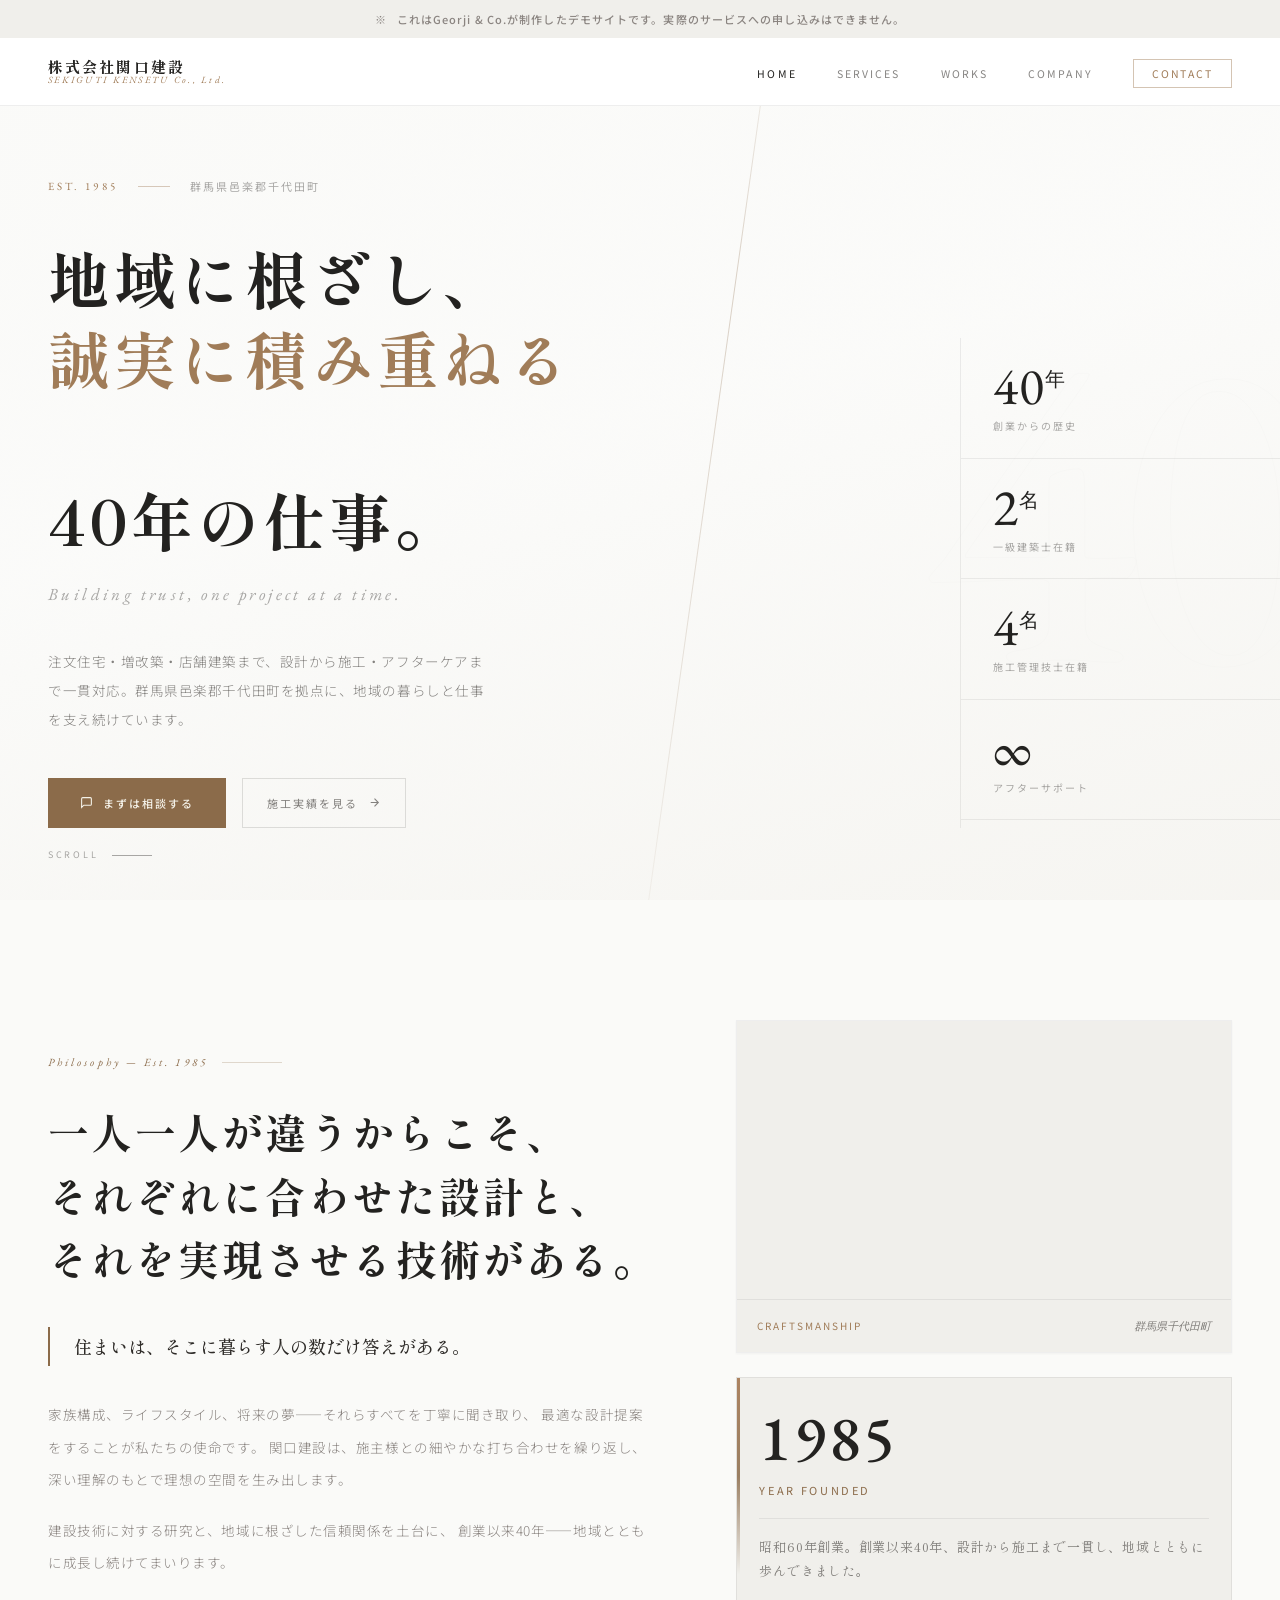
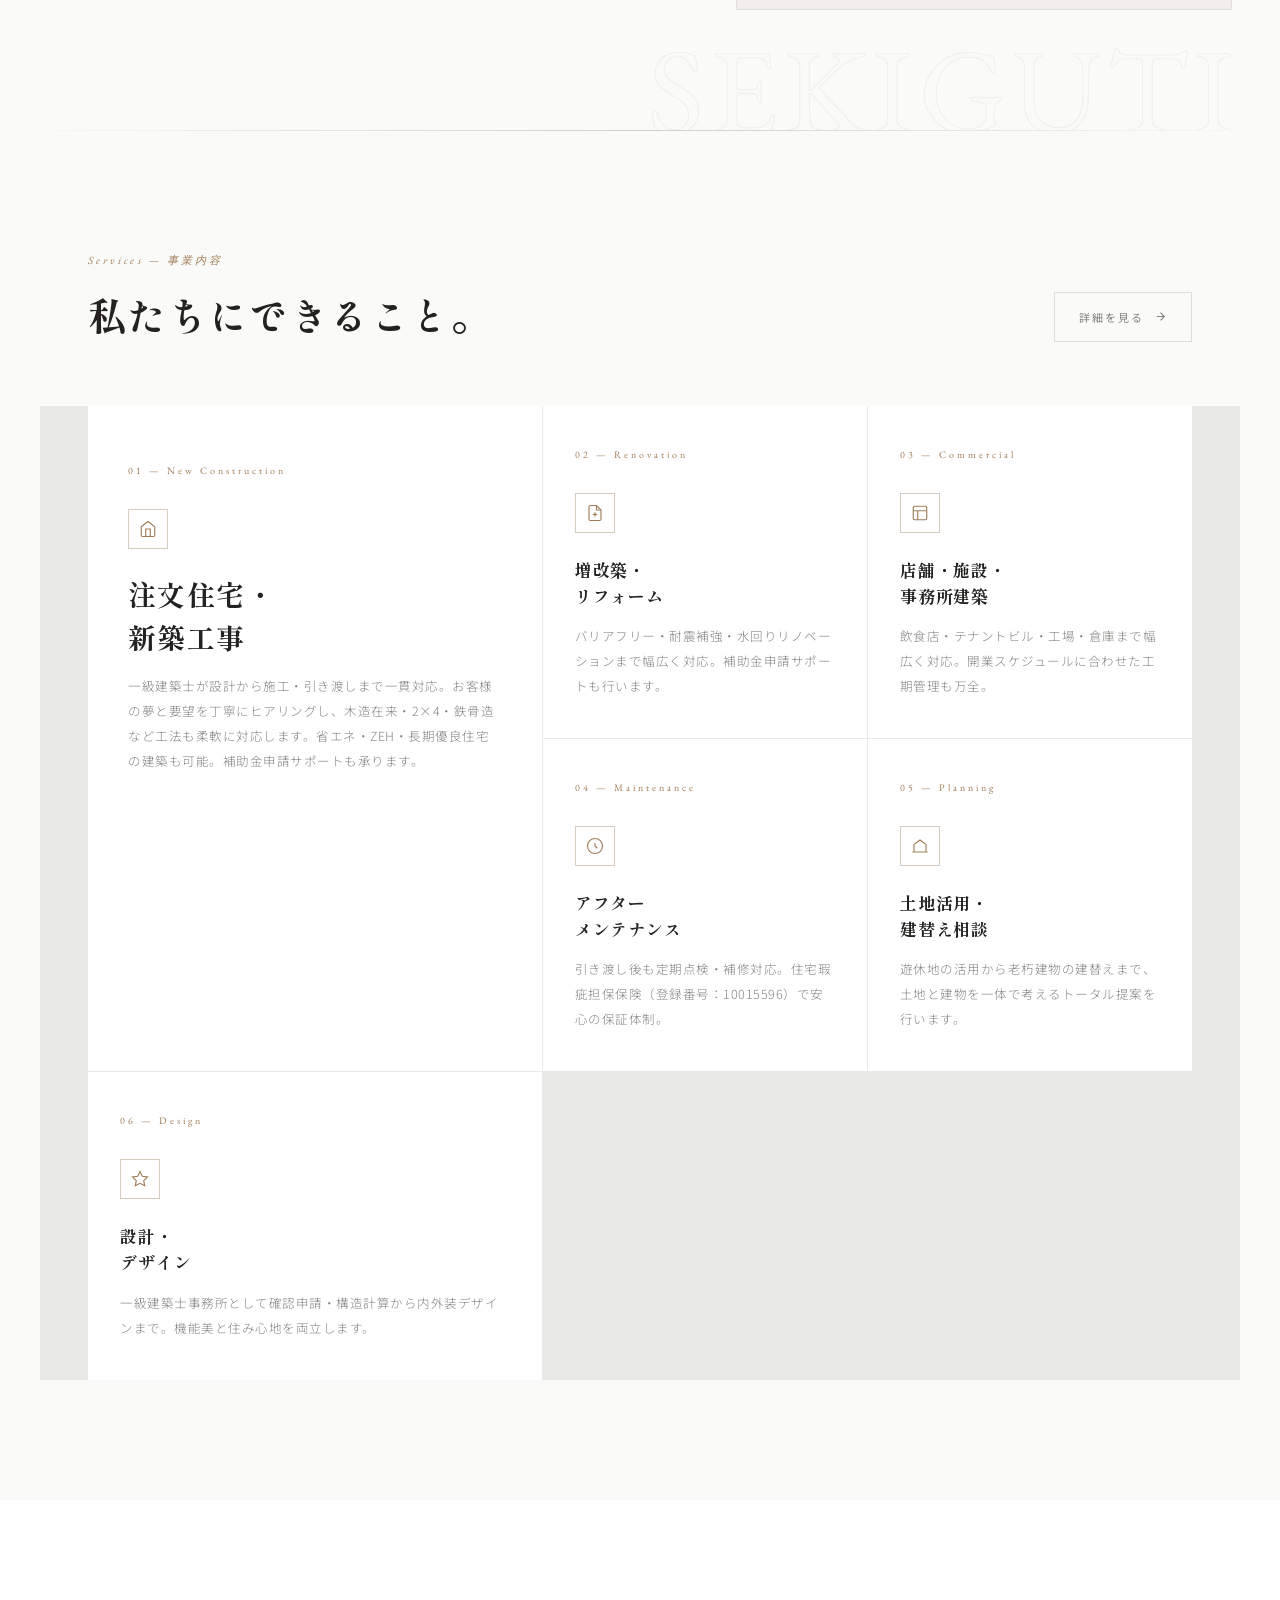
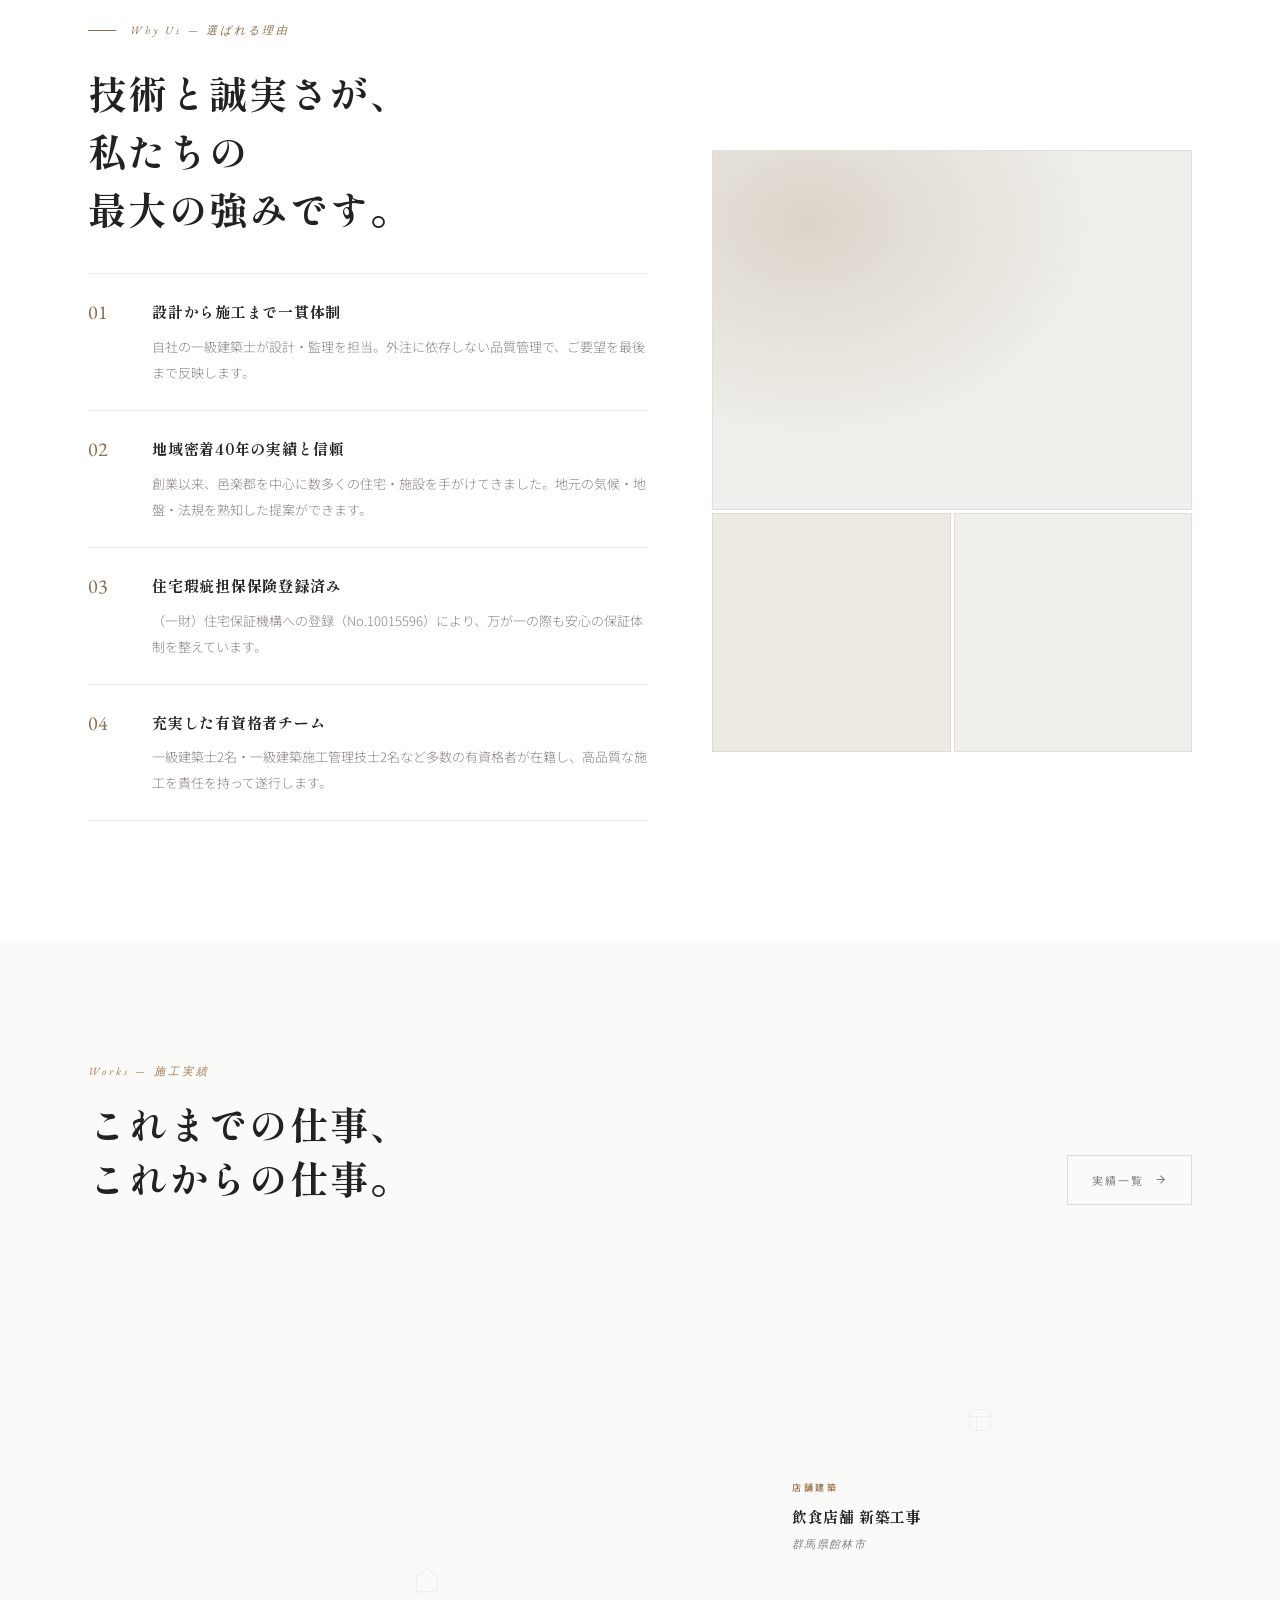
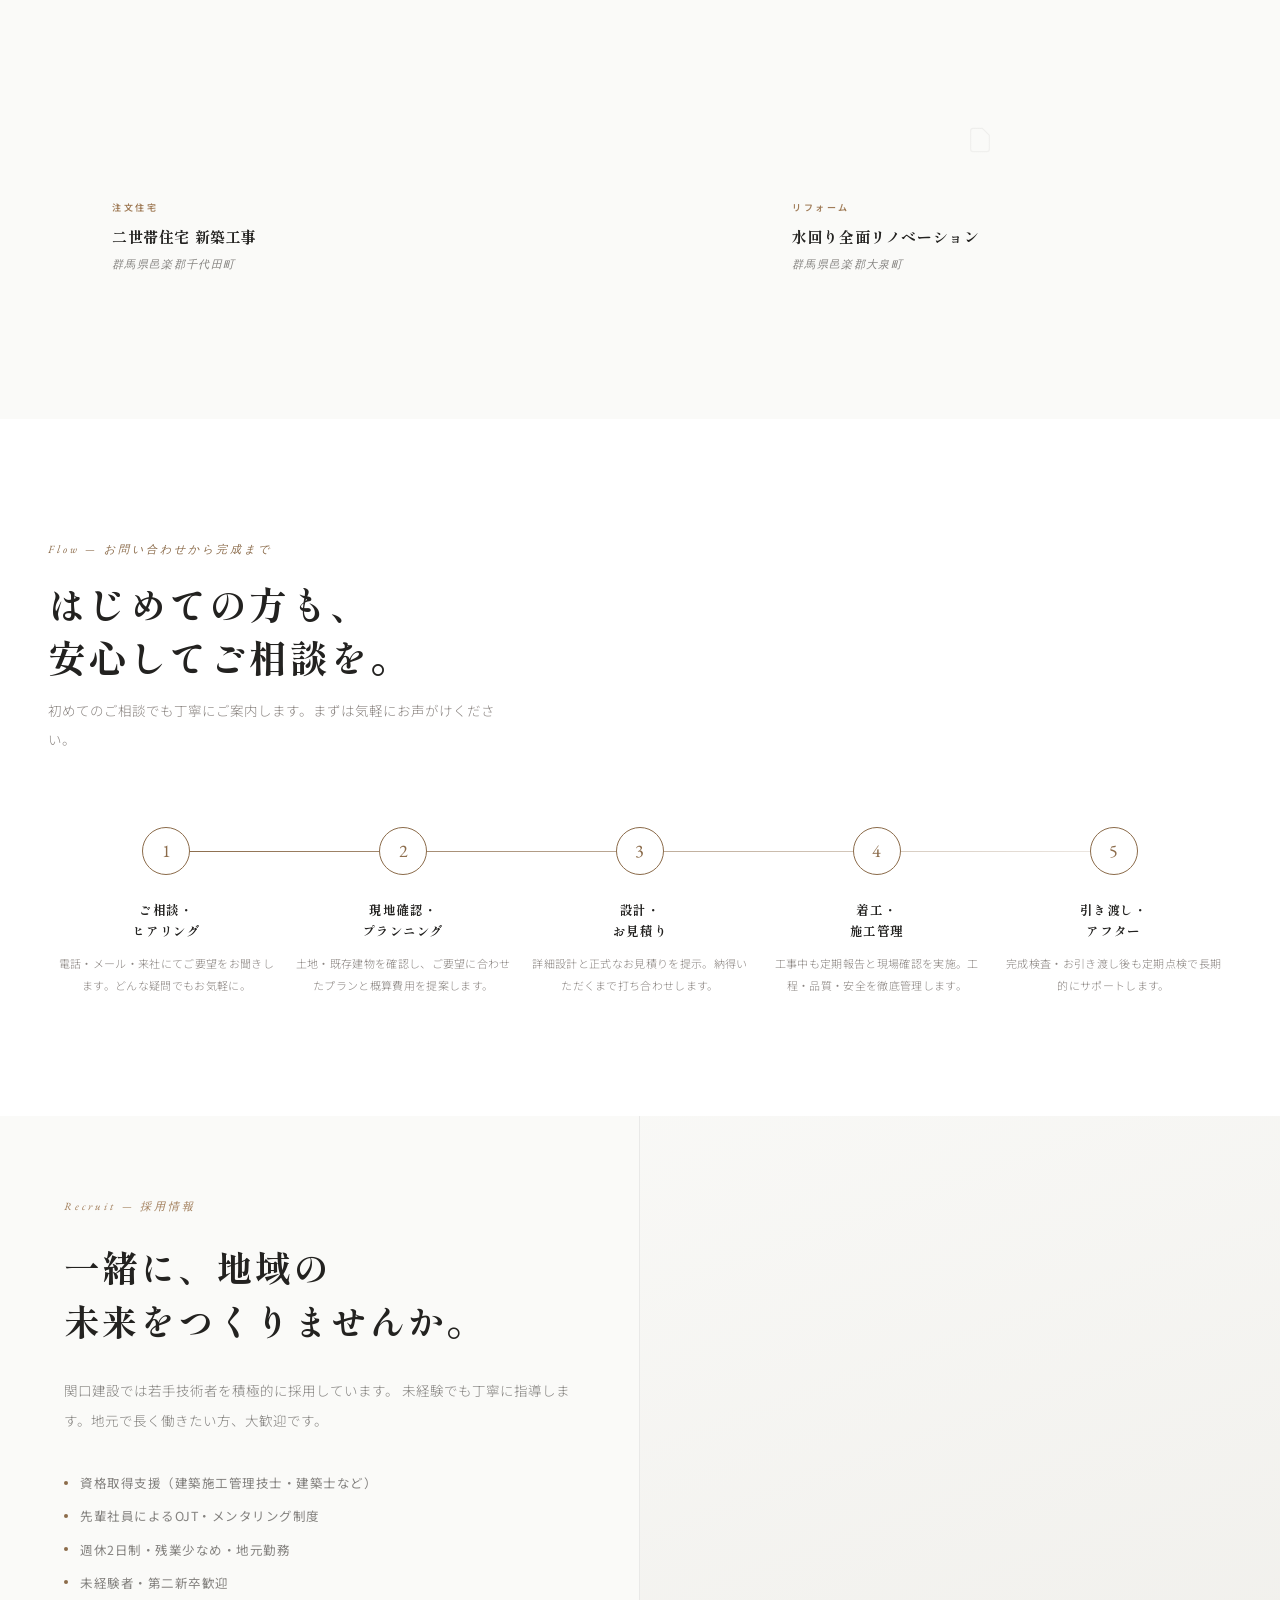
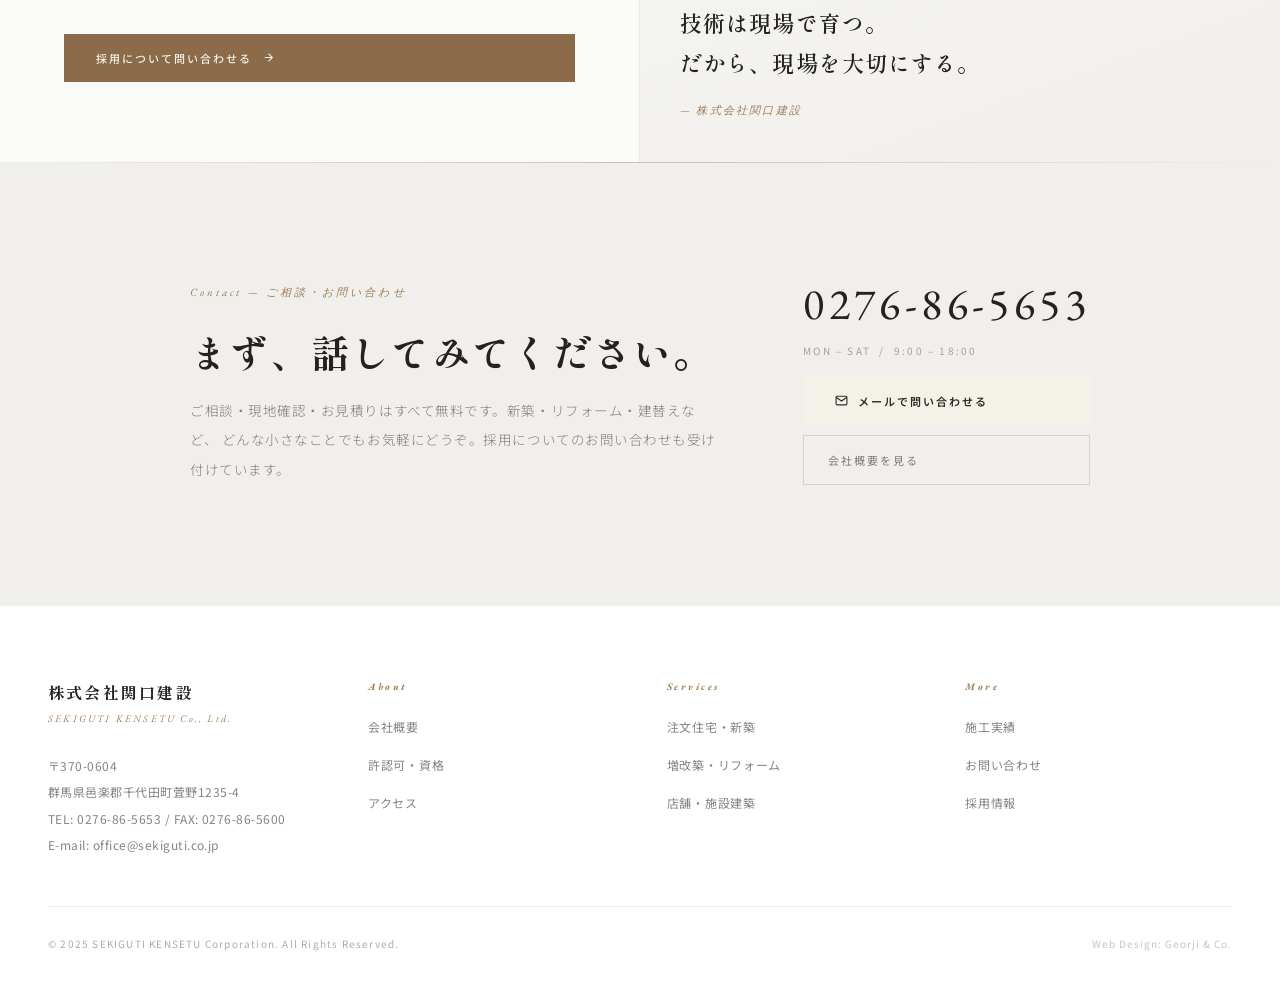
<file: index.html>
<!DOCTYPE html>
<html lang="ja">
<head>
<meta charset="UTF-8">
<meta name="viewport" content="width=device-width, initial-scale=1.0">
<meta name="description" content="株式会社関口建設は群馬県邑楽郡千代田町を拠点に1985年創業。注文住宅・増改築・店舗建築を設計から施工まで一貫対応。一級建築士事務所登録。地域とともに40年。">
<meta property="og:title" content="株式会社関口建設 | 群馬県千代田町の建設会社">
<meta property="og:type" content="website">
<title>株式会社関口建設 | 群馬県千代田町の建設・注文住宅</title>
<link rel="canonical" href="https://sekiguti.co.jp/">
<link rel="stylesheet" href="style.css">
</head>
<body>

<div class="demo-banner">
  <span>※</span> これはGeorji &amp; Co.が制作したデモサイトです。実際のサービスへの申し込みはできません。
</div>

<header class="site-header">
  <a href="index.html" class="site-logo">
    <span class="logo-ja">株式会社関口建設</span>
    <span class="logo-en">SEKIGUTI KENSETU Co., Ltd.</span>
  </a>
  <nav aria-label="メインナビゲーション">
    <ul class="site-nav">
      <li><a href="index.html">Home</a></li>
      <li><a href="service.html">Services</a></li>
      <li><a href="works.html">Works</a></li>
      <li><a href="company.html">Company</a></li>
      <li><a href="contact.html" class="header-cta">Contact</a></li>
    </ul>
  </nav>
  <button class="hamburger" aria-label="メニューを開く" aria-expanded="false">
    <span></span><span></span><span></span>
  </button>
</header>

<nav class="sp-nav" aria-label="スマートフォンナビゲーション">
  <ul>
    <li><a href="index.html">ホーム</a></li>
    <li><a href="service.html">事業内容</a></li>
    <li><a href="works.html">施工実績</a></li>
    <li><a href="company.html">会社概要</a></li>
    <li><a href="contact.html">お問い合わせ</a></li>
  </ul>
</nav>

<main class="page-body">

  <!-- ══ HERO ══════════════════════════════ -->
  <section class="hero">
    <div class="hero-bg-img" aria-hidden="true" style="position:absolute;inset:0;background-image:url('https://images.unsplash.com/photo-1504307651254-35680f356dfd?w=1600&q=85&auto=format&fit=crop');background-size:cover;background-position:center;opacity:0.26;"></div>
  <div class="hero-bg-num" aria-hidden="true">40</div>
    <div class="hero-line" aria-hidden="true"></div>

    <div class="hero-inner">
      <div class="hero-left">
        <div class="hero-meta">
          <span class="hero-meta-year">Est. 1985</span>
          <span class="hero-meta-sep"></span>
          <span class="hero-meta-loc">群馬県邑楽郡千代田町</span>
        </div>

        <h1 class="hero-catch">
          地域に根ざし、<br>
          <em class="hero-catch-accent">誠実に積み重ねる</em><br>
          40年の仕事。
        </h1>
        <span class="hero-tagline">Building trust, one project at a time.</span>

        <p class="hero-desc">
          注文住宅・増改築・店舗建築まで、設計から施工・アフターケアまで一貫対応。群馬県邑楽郡千代田町を拠点に、地域の暮らしと仕事を支え続けています。
        </p>

        <div class="hero-actions">
          <a href="contact.html" class="btn-primary">
            <svg width="13" height="13" viewBox="0 0 24 24" stroke="currentColor" fill="none" stroke-width="2"><path d="M21 15a2 2 0 01-2 2H7l-4 4V5a2 2 0 012-2h14a2 2 0 012 2z"/></svg>
            まずは相談する
          </a>
          <a href="works.html" class="btn-ghost">
            施工実績を見る
            <svg width="13" height="13" viewBox="0 0 24 24" stroke="currentColor" fill="none" stroke-width="2"><path d="M5 12h14M12 5l7 7-7 7"/></svg>
          </a>
        </div>
      </div>

      <div class="hero-right">
        <div class="hero-stat">
          <div class="hero-stat-num">40<sup>年</sup></div>
          <div class="hero-stat-label">創業からの歴史</div>
        </div>
        <div class="hero-stat">
          <div class="hero-stat-num">2<sup>名</sup></div>
          <div class="hero-stat-label">一級建築士在籍</div>
        </div>
        <div class="hero-stat">
          <div class="hero-stat-num">4<sup>名</sup></div>
          <div class="hero-stat-label">施工管理技士在籍</div>
        </div>
        <div class="hero-stat">
          <div class="hero-stat-num">∞</div>
          <div class="hero-stat-label">アフターサポート</div>
        </div>
      </div>
    </div>

    <div class="hero-scroll" aria-hidden="true">
      <span>Scroll</span>
      <span class="hero-scroll-line"></span>
    </div>
  </section>

  <!-- ══ MANIFESTO ═════════════════════════ -->
  <section class="manifesto">
    <div class="manifesto-inner">
      <div class="manifesto-left fade-in">
        <div class="manifesto-index">Philosophy — Est. 1985</div>
        <h2 class="manifesto-title">
          一人一人が違うからこそ、<br>
          それぞれに合わせた設計と、<br>
          それを実現させる技術がある。
        </h2>
        <blockquote class="manifesto-quote">
          住まいは、そこに暮らす人の数だけ答えがある。
        </blockquote>
        <div class="manifesto-body">
          <p>
            家族構成、ライフスタイル、将来の夢——それらすべてを丁寧に聞き取り、
            最適な設計提案をすることが私たちの使命です。
            関口建設は、施主様との細やかな打ち合わせを繰り返し、
            深い理解のもとで理想の空間を生み出します。
          </p>
          <p>
            建設技術に対する研究と、地域に根ざした信頼関係を土台に、
            創業以来40年——地域とともに成長し続けてまいります。
          </p>
        </div>
      </div>

      <div class="manifesto-right fade-in">
        <div class="material-card">
          <div class="material-card-main" style="background-image:url('https://images.unsplash.com/photo-1590725140246-20acddc1ec6d?w=900&q=85&auto=format&fit=crop');background-size:cover;background-position:center;">
            <span class="material-card-ph" style="display:none;"></span>
          </div>
          <div class="material-card-foot">
            <span class="material-card-label">Craftsmanship</span>
            <span class="material-card-sub">群馬県千代田町</span>
          </div>
        </div>
        <div class="material-mini material-mini--heritage">
          <div class="material-mini-item material-mini-item--featured">
            <div class="material-mini-num">1985</div>
            <div class="material-mini-label">Year Founded</div>
            <p class="material-mini-desc">昭和60年創業。創業以来40年、設計から施工まで一貫し、地域とともに歩んできました。</p>
          </div>
        </div>
      </div>
    </div>
  </section>

  <!-- ══ SERVICES ══════════════════════════ -->
  <section class="services" id="services">
    <div class="services-header">
      <div>
        <span class="services-eyebrow">Services — 事業内容</span>
        <h2 class="services-title">私たちにできること。</h2>
      </div>
      <a href="service.html" class="btn-ghost" style="white-space:nowrap; align-self:flex-end;">
        詳細を見る
        <svg width="13" height="13" viewBox="0 0 24 24" stroke="currentColor" fill="none" stroke-width="2"><path d="M5 12h14M12 5l7 7-7 7"/></svg>
      </a>
    </div>

    <div class="services-grid">
      <!-- 01: 大カード -->
      <div class="service-card fade-in">
        <span class="service-idx">01 — New Construction</span>
        <div class="service-icon-ring">
          <svg viewBox="0 0 24 24"><path d="M3 9l9-7 9 7v11a2 2 0 01-2 2H5a2 2 0 01-2-2z"/><polyline points="9 22 9 12 15 12 15 22"/></svg>
        </div>
        <h3 class="service-name">注文住宅・<br>新築工事</h3>
        <p class="service-desc">一級建築士が設計から施工・引き渡しまで一貫対応。お客様の夢と要望を丁寧にヒアリングし、木造在来・2×4・鉄骨造など工法も柔軟に対応します。省エネ・ZEH・長期優良住宅の建築も可能。補助金申請サポートも承ります。</p>
      </div>
      <div class="service-card fade-in">
        <span class="service-idx">02 — Renovation</span>
        <div class="service-icon-ring">
          <svg viewBox="0 0 24 24"><path d="M14 2H6a2 2 0 00-2 2v16a2 2 0 002 2h12a2 2 0 002-2V8z"/><polyline points="14 2 14 8 20 8"/><line x1="12" y1="11" x2="12" y2="17"/><line x1="9" y1="14" x2="15" y2="14"/></svg>
        </div>
        <h3 class="service-name">増改築・<br>リフォーム</h3>
        <p class="service-desc">バリアフリー・耐震補強・水回りリノベーションまで幅広く対応。補助金申請サポートも行います。</p>
      </div>
      <div class="service-card fade-in">
        <span class="service-idx">03 — Commercial</span>
        <div class="service-icon-ring">
          <svg viewBox="0 0 24 24"><rect x="3" y="3" width="18" height="18" rx="2"/><path d="M3 9h18M9 21V9"/></svg>
        </div>
        <h3 class="service-name">店舗・施設・<br>事務所建築</h3>
        <p class="service-desc">飲食店・テナントビル・工場・倉庫まで幅広く対応。開業スケジュールに合わせた工期管理も万全。</p>
      </div>
      <div class="service-card fade-in">
        <span class="service-idx">04 — Maintenance</span>
        <div class="service-icon-ring">
          <svg viewBox="0 0 24 24"><circle cx="12" cy="12" r="10"/><path d="M12 8v4l3 3"/></svg>
        </div>
        <h3 class="service-name">アフター<br>メンテナンス</h3>
        <p class="service-desc">引き渡し後も定期点検・補修対応。住宅瑕疵担保保険（登録番号：10015596）で安心の保証体制。</p>
      </div>
      <div class="service-card fade-in">
        <span class="service-idx">05 — Planning</span>
        <div class="service-icon-ring">
          <svg viewBox="0 0 24 24"><path d="M2 20h20M4 20V10l8-6 8 6v10"/></svg>
        </div>
        <h3 class="service-name">土地活用・<br>建替え相談</h3>
        <p class="service-desc">遊休地の活用から老朽建物の建替えまで、土地と建物を一体で考えるトータル提案を行います。</p>
      </div>
      <div class="service-card fade-in">
        <span class="service-idx">06 — Design</span>
        <div class="service-icon-ring">
          <svg viewBox="0 0 24 24"><polygon points="12 2 15.09 8.26 22 9.27 17 14.14 18.18 21.02 12 17.77 5.82 21.02 7 14.14 2 9.27 8.91 8.26 12 2"/></svg>
        </div>
        <h3 class="service-name">設計・<br>デザイン</h3>
        <p class="service-desc">一級建築士事務所として確認申請・構造計算から内外装デザインまで。機能美と住み心地を両立します。</p>
      </div>
    </div>
  </section>

  <!-- ══ FIELD / WHY ════════════════════════ -->
  <section class="field">
    <div class="field-inner">
      <div class="field-left">
        <div class="field-eyebrow">Why Us — 選ばれる理由</div>
        <h2 class="field-title">
          技術と誠実さが、<br>
          私たちの<br>
          最大の強みです。
        </h2>
        <div class="field-points">
          <div class="field-point fade-in">
            <div class="field-point-num">01</div>
            <div class="field-point-body">
              <h3>設計から施工まで一貫体制</h3>
              <p>自社の一級建築士が設計・監理を担当。外注に依存しない品質管理で、ご要望を最後まで反映します。</p>
            </div>
          </div>
          <div class="field-point fade-in">
            <div class="field-point-num">02</div>
            <div class="field-point-body">
              <h3>地域密着40年の実績と信頼</h3>
              <p>創業以来、邑楽郡を中心に数多くの住宅・施設を手がけてきました。地元の気候・地盤・法規を熟知した提案ができます。</p>
            </div>
          </div>
          <div class="field-point fade-in">
            <div class="field-point-num">03</div>
            <div class="field-point-body">
              <h3>住宅瑕疵担保保険登録済み</h3>
              <p>（一財）住宅保証機構への登録（No.10015596）により、万が一の際も安心の保証体制を整えています。</p>
            </div>
          </div>
          <div class="field-point fade-in">
            <div class="field-point-num">04</div>
            <div class="field-point-body">
              <h3>充実した有資格者チーム</h3>
              <p>一級建築士2名・一級建築施工管理技士2名など多数の有資格者が在籍し、高品質な施工を責任を持って遂行します。</p>
            </div>
          </div>
        </div>
      </div>

      <div class="field-right">
        <div class="field-img-main" style="background-image:url('https://images.unsplash.com/photo-1600585154526-990dced4db0d?w=900&q=85&auto=format&fit=crop');background-size:cover;background-position:center;">
          <span class="field-img-label" style="display:none;"></span>
        </div>
        <div class="field-img-row">
          <div class="field-img-sm" style="background-image:url('https://images.unsplash.com/photo-1558618666-fcd25c85cd64?w=600&q=85&auto=format&fit=crop');background-size:cover;background-position:center;">
            <span class="field-img-sm-label" style="display:none;"></span>
          </div>
          <div class="field-img-sm" style="background-image:url('https://images.unsplash.com/photo-1565793979729-bef5fed3a576?w=600&q=85&auto=format&fit=crop');background-size:cover;background-position:center;">
            <span class="field-img-sm-label" style="display:none;"></span>
          </div>
        </div>
      </div>
    </div>
  </section>

  <!-- ══ WORKS ══════════════════════════════ -->
  <section class="works" id="works">
    <div class="works-header">
      <div>
        <span class="works-eyebrow">Works — 施工実績</span>
        <h2 class="works-title">
          これまでの仕事、<br>これからの仕事。
        </h2>
      </div>
      <a href="works.html" class="btn-ghost" style="white-space:nowrap; align-self:flex-end;">
        実績一覧
        <svg width="13" height="13" viewBox="0 0 24 24" stroke="currentColor" fill="none" stroke-width="2"><path d="M5 12h14M12 5l7 7-7 7"/></svg>
      </a>
    </div>

    <div class="works-grid">
      <div class="work-card fade-in">
        <div class="work-thumb wt-1" style="background-image:url('https://images.unsplash.com/photo-1568605114967-8130f3a36994?w=900&q=85&auto=format&fit=crop');background-size:cover;background-position:center;">
          <div class="work-thumb-inner">
            <svg viewBox="0 0 24 24"><path d="M3 9l9-7 9 7v11a2 2 0 01-2 2H5a2 2 0 01-2-2z"/></svg>
            
          </div>
        </div>
        <div class="work-overlay">
          <div class="work-cat">注文住宅</div>
          <div class="work-title-text">二世帯住宅 新築工事</div>
          <div class="work-place">群馬県邑楽郡千代田町</div>
        </div>
      </div>
      <div class="work-card fade-in">
        <div class="work-thumb wt-2" style="background-image:url('https://images.unsplash.com/photo-1486325212027-8081e485255e?w=700&q=85&auto=format&fit=crop');background-size:cover;background-position:center;">
          <div class="work-thumb-inner">
            <svg viewBox="0 0 24 24"><rect x="3" y="3" width="18" height="18" rx="2"/><path d="M3 9h18M9 21V9"/></svg>
            
          </div>
        </div>
        <div class="work-overlay">
          <div class="work-cat">店舗建築</div>
          <div class="work-title-text">飲食店舗 新築工事</div>
          <div class="work-place">群馬県館林市</div>
        </div>
      </div>
      <div class="work-card fade-in">
        <div class="work-thumb wt-3" style="background-image:url('https://images.unsplash.com/photo-1484154218962-a197022b5858?w=700&q=85&auto=format&fit=crop');background-size:cover;background-position:center;">
          <div class="work-thumb-inner">
            <svg viewBox="0 0 24 24"><path d="M14 2H6a2 2 0 00-2 2v16a2 2 0 002 2h12a2 2 0 002-2V8z"/></svg>
            
          </div>
        </div>
        <div class="work-overlay">
          <div class="work-cat">リフォーム</div>
          <div class="work-title-text">水回り全面リノベーション</div>
          <div class="work-place">群馬県邑楽郡大泉町</div>
        </div>
      </div>
    </div>
  </section>

  <!-- ══ PROCESS ════════════════════════════ -->
  <section class="process">
    <div class="process-inner">
      <div class="process-header">
        <span class="process-eyebrow">Flow — お問い合わせから完成まで</span>
        <h2 class="process-title">
          はじめての方も、<br>安心してご相談を。
        </h2>
        <p class="process-lead">初めてのご相談でも丁寧にご案内します。まずは気軽にお声がけください。</p>
      </div>
      <div class="process-steps">
        <div class="step-item fade-in">
          <div class="step-badge"><span>1</span></div>
          <div class="step-content">
            <div class="step-name">ご相談・<br>ヒアリング</div>
            <p class="step-desc">電話・メール・来社にてご要望をお聞きします。どんな疑問でもお気軽に。</p>
          </div>
        </div>
        <div class="step-item fade-in">
          <div class="step-badge"><span>2</span></div>
          <div class="step-content">
            <div class="step-name">現地確認・<br>プランニング</div>
            <p class="step-desc">土地・既存建物を確認し、ご要望に合わせたプランと概算費用を提案します。</p>
          </div>
        </div>
        <div class="step-item fade-in">
          <div class="step-badge"><span>3</span></div>
          <div class="step-content">
            <div class="step-name">設計・<br>お見積り</div>
            <p class="step-desc">詳細設計と正式なお見積りを提示。納得いただくまで打ち合わせします。</p>
          </div>
        </div>
        <div class="step-item fade-in">
          <div class="step-badge"><span>4</span></div>
          <div class="step-content">
            <div class="step-name">着工・<br>施工管理</div>
            <p class="step-desc">工事中も定期報告と現場確認を実施。工程・品質・安全を徹底管理します。</p>
          </div>
        </div>
        <div class="step-item fade-in">
          <div class="step-badge"><span>5</span></div>
          <div class="step-content">
            <div class="step-name">引き渡し・<br>アフター</div>
            <p class="step-desc">完成検査・お引き渡し後も定期点検で長期的にサポートします。</p>
          </div>
        </div>
      </div>
    </div>
  </section>

  <!-- ══ RECRUIT ════════════════════════════ -->
  <section class="recruit">
    <div class="recruit-left">
      <span class="recruit-eyebrow">Recruit — 採用情報</span>
      <h2 class="recruit-title">
        一緒に、地域の<br>未来をつくりませんか。
      </h2>
      <p class="recruit-body">
        関口建設では若手技術者を積極的に採用しています。
        未経験でも丁寧に指導します。地元で長く働きたい方、大歓迎です。
      </p>
      <div class="recruit-points">
        <div class="recruit-point">資格取得支援（建築施工管理技士・建築士など）</div>
        <div class="recruit-point">先輩社員によるOJT・メンタリング制度</div>
        <div class="recruit-point">週休2日制・残業少なめ・地元勤務</div>
        <div class="recruit-point">未経験者・第二新卒歓迎</div>
      </div>
      <a href="contact.html" class="btn-primary">
        採用について問い合わせる
        <svg width="13" height="13" viewBox="0 0 24 24" stroke="currentColor" fill="none" stroke-width="2"><path d="M5 12h14M12 5l7 7-7 7"/></svg>
      </a>
    </div>
    <div class="recruit-right" style="background-image:url('https://images.unsplash.com/photo-1560472354-b33ff0c44a43?w=900&q=85&auto=format&fit=crop');background-size:cover;background-position:center;">
      <div class="recruit-right-quote">
        <p>技術は現場で育つ。<br>だから、現場を大切にする。</p>
        <small>— 株式会社関口建設</small>
      </div>
    </div>
  </section>

  <!-- ══ CTA ════════════════════════════════ -->
  <section class="cta-section">
    <div class="cta-inner">
      <div class="cta-left">
        <span class="cta-eyebrow">Contact — ご相談・お問い合わせ</span>
        <h2 class="cta-title">
          まず、話してみてください。
        </h2>
        <p class="cta-lead">
          ご相談・現地確認・お見積りはすべて無料です。新築・リフォーム・建替えなど、
          どんな小さなことでもお気軽にどうぞ。採用についてのお問い合わせも受け付けています。
        </p>
      </div>
      <div class="cta-right">
        <p class="cta-tel"><a href="tel:0276865653">0276-86-5653</a></p>
        <p class="cta-hours">Mon – Sat &nbsp;/&nbsp; 9:00 – 18:00</p>
        <div class="cta-buttons">
          <a href="contact.html" class="btn-white">
            <svg width="13" height="13" viewBox="0 0 24 24" stroke="currentColor" fill="none" stroke-width="2"><path d="M4 4h16c1.1 0 2 .9 2 2v12c0 1.1-.9 2-2 2H4c-1.1 0-2-.9-2-2V6c0-1.1.9-2 2-2z"/><polyline points="22,6 12,13 2,6"/></svg>
            メールで問い合わせる
          </a>
          <a href="company.html" class="btn-ghost">会社概要を見る</a>
        </div>
      </div>
    </div>
  </section>

</main>

<footer class="site-footer">
  <div class="footer-inner">
    <div class="footer-top">
      <div class="footer-brand">
        <div class="logo-ja">株式会社関口建設</div>
        <div class="logo-en">SEKIGUTI KENSETU Co., Ltd.</div>
        <address class="footer-address">
          〒370-0604<br>
          群馬県邑楽郡千代田町萓野1235-4<br>
          TEL: 0276-86-5653 / FAX: 0276-86-5600<br>
          E-mail: office@sekiguti.co.jp
        </address>
      </div>
      <div class="footer-nav-grid">
        <div class="footer-nav-col">
          <h4>About</h4>
          <ul>
            <li><a href="company.html">会社概要</a></li>
            <li><a href="company.html#license">許認可・資格</a></li>
            <li><a href="company.html#access">アクセス</a></li>
          </ul>
        </div>
        <div class="footer-nav-col">
          <h4>Services</h4>
          <ul>
            <li><a href="service.html">注文住宅・新築</a></li>
            <li><a href="service.html">増改築・リフォーム</a></li>
            <li><a href="service.html">店舗・施設建築</a></li>
          </ul>
        </div>
        <div class="footer-nav-col">
          <h4>More</h4>
          <ul>
            <li><a href="works.html">施工実績</a></li>
            <li><a href="contact.html">お問い合わせ</a></li>
            <li><a href="contact.html">採用情報</a></li>
          </ul>
        </div>
      </div>
    </div>
    <div class="footer-bottom">
      <p class="footer-copy">© 2025 SEKIGUTI KENSETU Corporation. All Rights Reserved.</p>
      <p class="footer-poweredby">Web Design: Georji &amp; Co.</p>
    </div>
  </div>
</footer>

<div class="sticky-cta">
  <div class="sticky-cta-inner">
    <a href="tel:0276865653" class="sticky-tel">
      <svg viewBox="0 0 24 24" stroke-width="2"><path d="M22 16.92v3a2 2 0 01-2.18 2 19.79 19.79 0 01-8.63-3.07A19.5 19.5 0 013.8 9.09 19.79 19.79 0 01.72.45 2 2 0 012.7 0h3a2 2 0 012 1.72c.127.96.361 1.903.7 2.81a2 2 0 01-.45 2.11L6.91 7.91a16 16 0 006.29 6.29l1.3-1.3a2 2 0 012.11-.45c.907.339 1.85.573 2.81.7A2 2 0 0122 16.92z"/></svg>
      電話する
    </a>
    <a href="contact.html" class="sticky-mail">
      <svg viewBox="0 0 24 24" stroke-width="2"><path d="M4 4h16c1.1 0 2 .9 2 2v12c0 1.1-.9 2-2 2H4c-1.1 0-2-.9-2-2V6c0-1.1.9-2 2-2z"/><polyline points="22,6 12,13 2,6"/></svg>
      メール相談
    </a>
  </div>
</div>

<script src="common.js"></script>
</body>
</html>
</file>
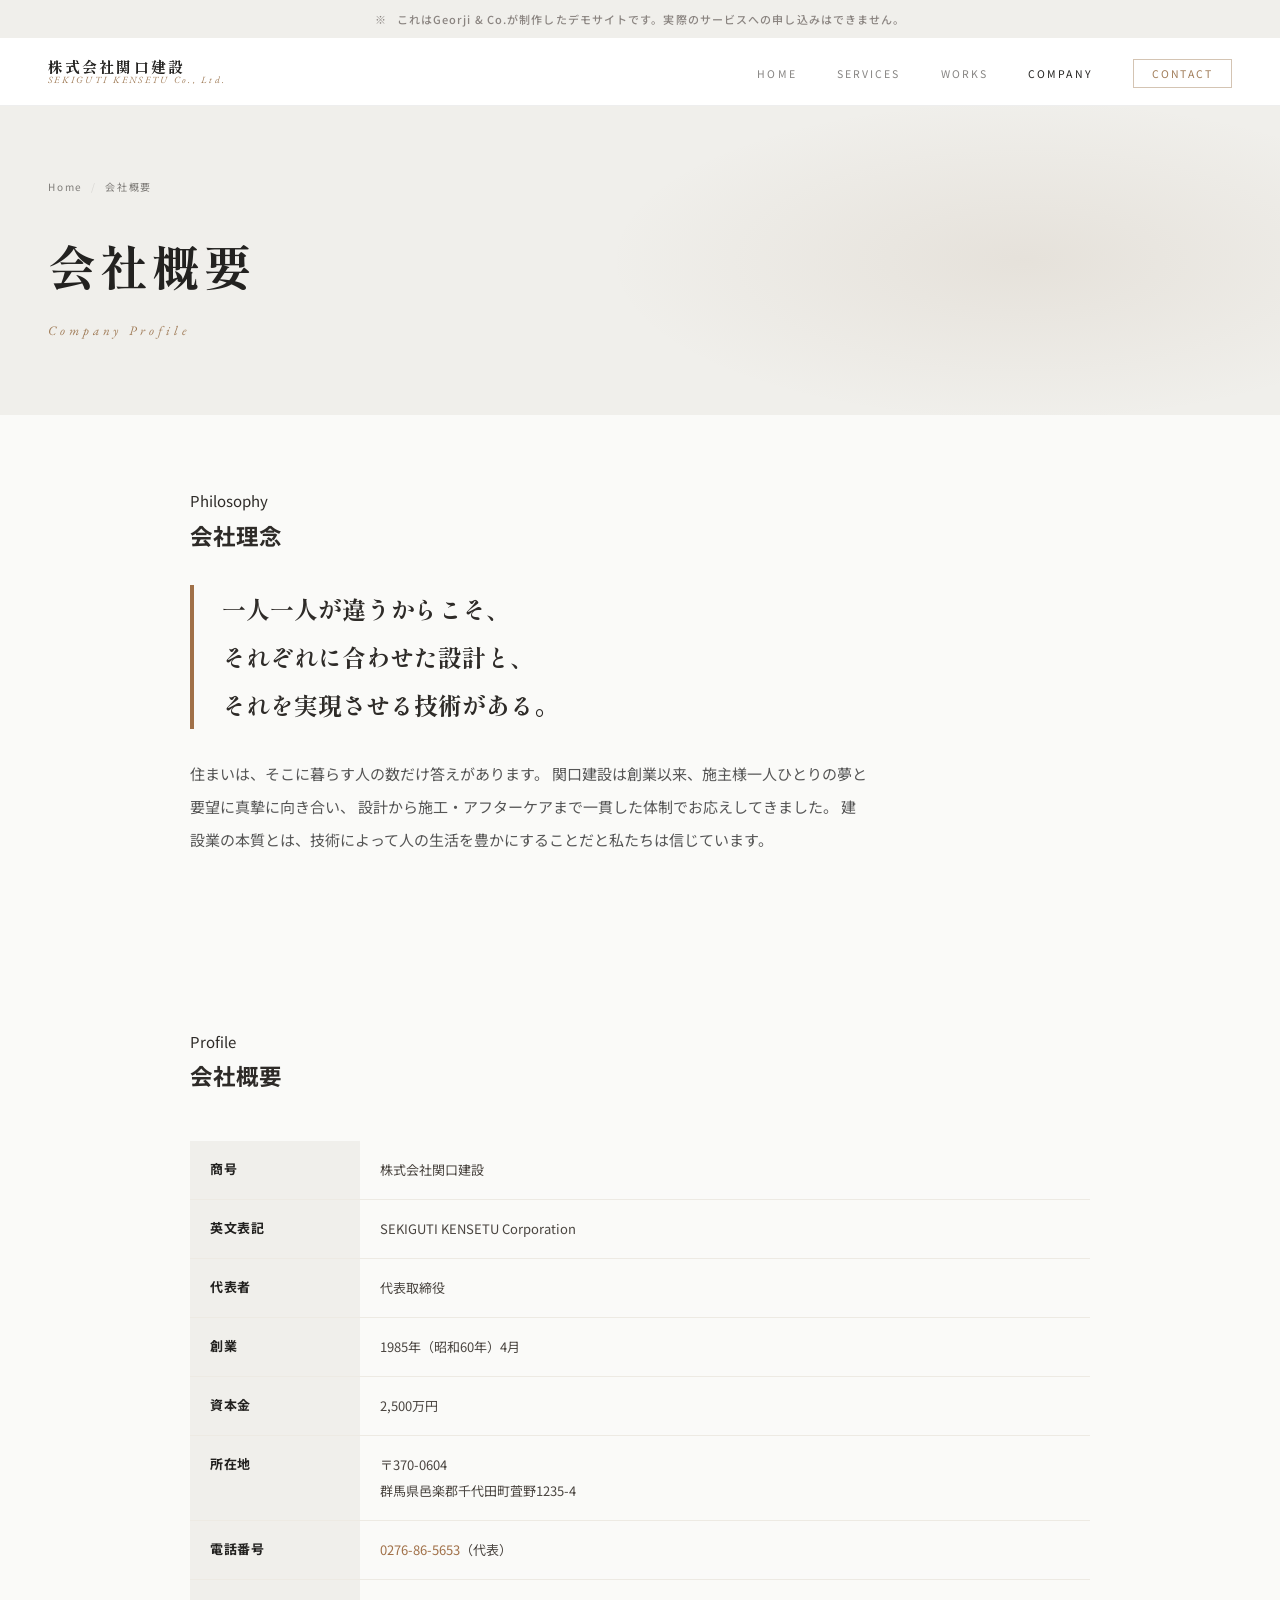
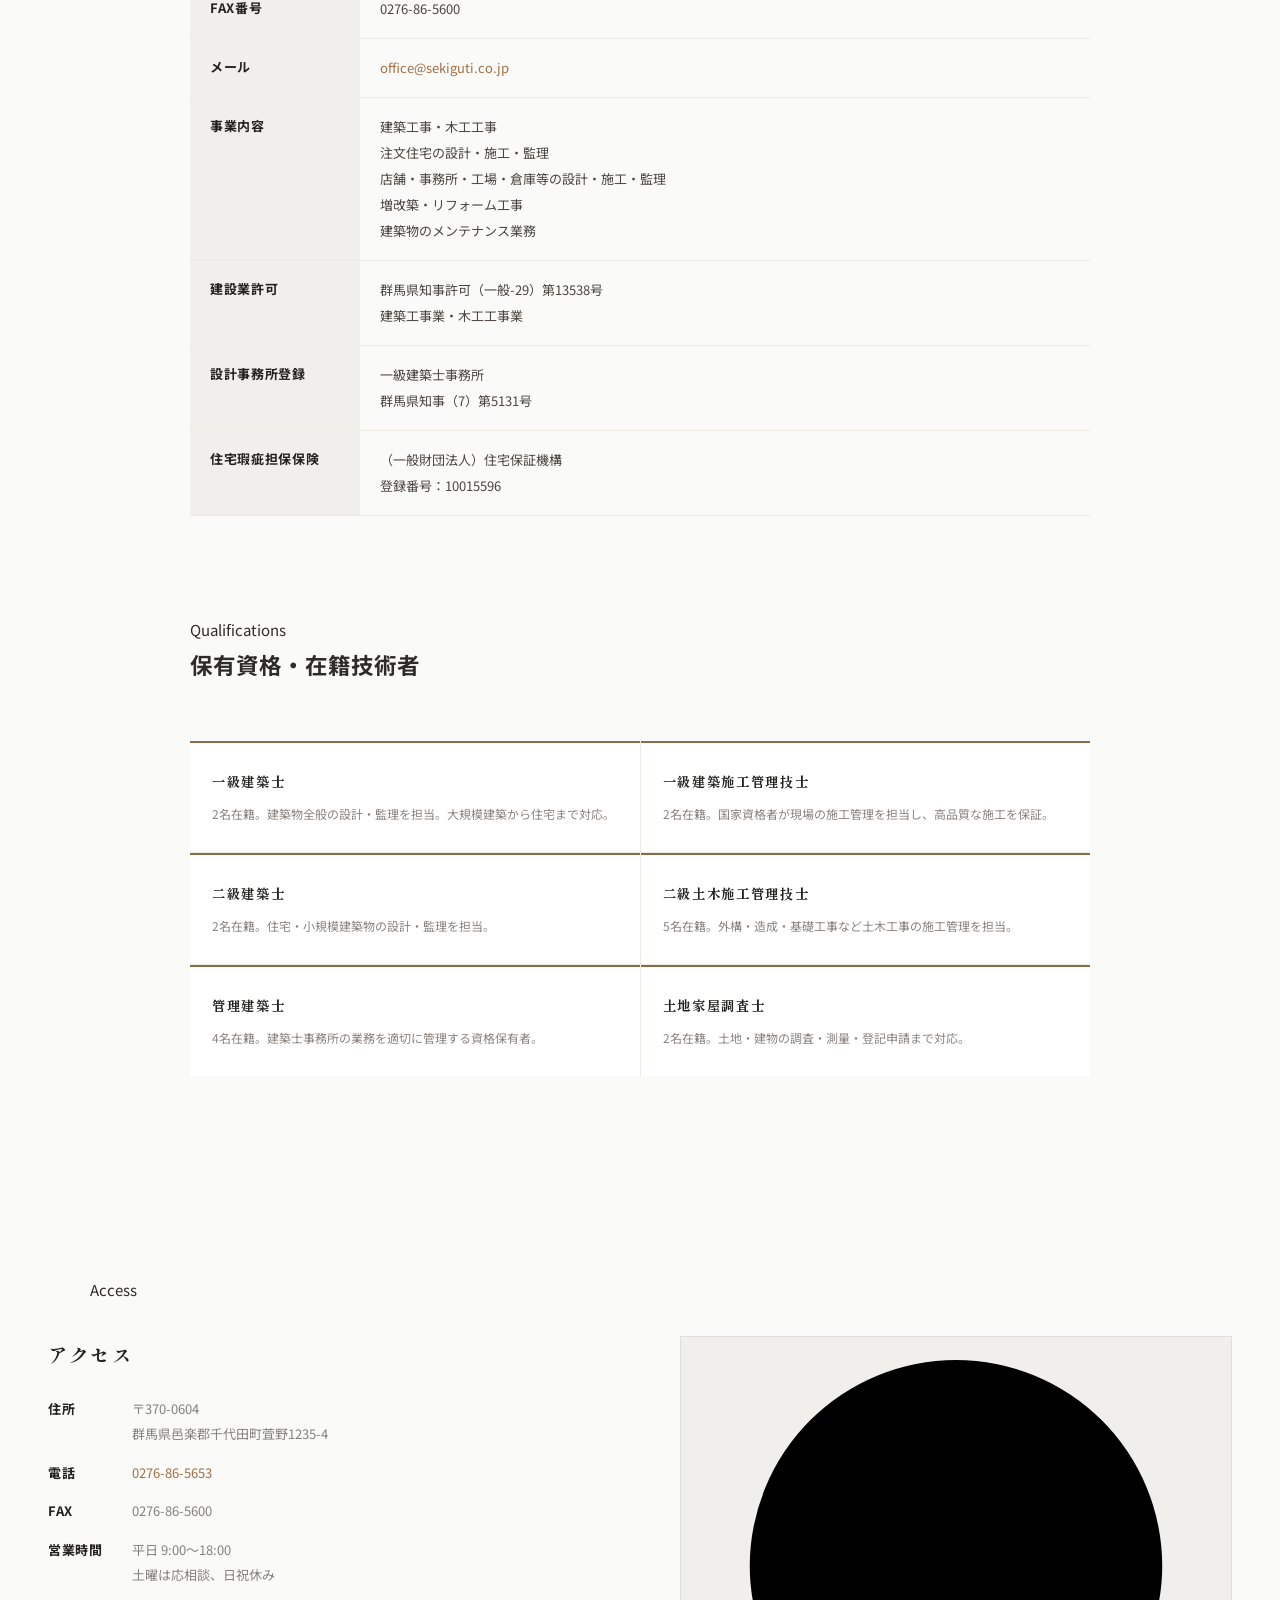
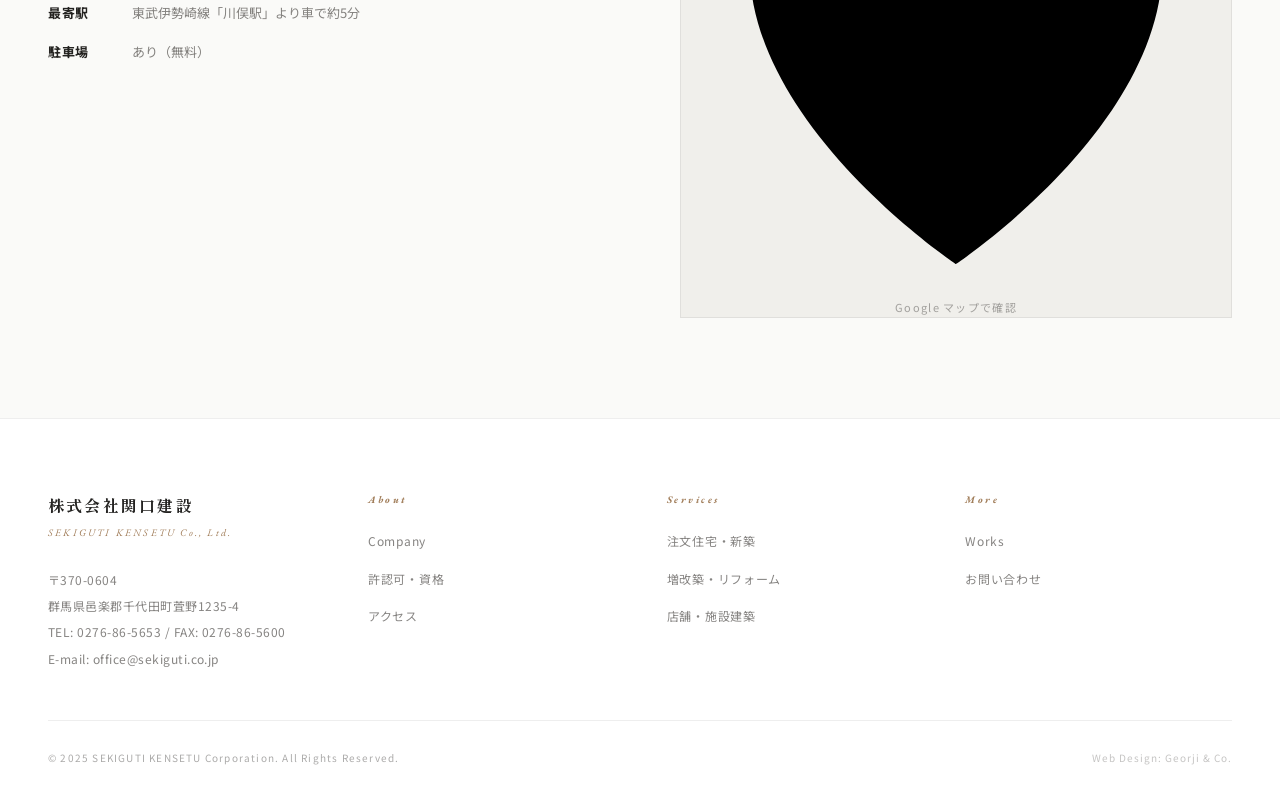
<file: company.html>
<!DOCTYPE html>
<html lang="ja">
<head>
<meta charset="UTF-8">
<meta name="viewport" content="width=device-width, initial-scale=1.0">
<meta name="description" content="株式会社関口建設の会社概要。群馬県邑楽郡千代田町を拠点に1985年創業。一級建築士・施工管理技士在籍。建設業許可・住宅瑕疵担保保険登録済み。">
<title>会社概要 | 株式会社関口建設</title>
<link rel="canonical" href="https://sekiguti.co.jp/company.html">
<link rel="stylesheet" href="style.css">
</head>
<body>

<div class="demo-banner">
  <span>※</span> これはGeorji &amp; Co.が制作したデモサイトです。実際のサービスへの申し込みはできません。
</div>

<header class="site-header">
  <a href="index.html" class="site-logo">
    <span class="logo-ja">株式会社関口建設</span>
    <span class="logo-en">SEKIGUTI KENSETU Co., Ltd.</span>
  </a>
  <nav aria-label="メインナビゲーション">
    <ul class="site-nav">
      <li><a href="index.html">Home</a></li>
      <li><a href="service.html">Services</a></li>
      <li><a href="works.html">Works</a></li>
      <li><a href="company.html">Company</a></li>
      <li><a href="contact.html" class="header-cta">Contact</a></li>
    </ul>
  </nav>
  <button class="hamburger" aria-label="メニューを開く" aria-expanded="false">
    <span></span><span></span><span></span>
  </button>
</header>

<nav class="sp-nav">
  <ul>
    <li><a href="index.html">Home</a></li>
    <li><a href="service.html">Services</a></li>
    <li><a href="works.html">Works</a></li>
    <li><a href="company.html">Company</a></li>
    <li><a href="contact.html">お問い合わせ</a></li>
  </ul>
</nav>

<main class="page-body">

  <div class="page-hero">
    <div class="page-hero-inner">
      <ol class="breadcrumb">
        <li><a href="index.html">Home</a></li>
        <li>会社概要</li>
      </ol>
      <h1 class="page-hero-title">会社概要</h1>
      <p class="page-hero-en">Company Profile</p>
    </div>
  </div>

  <!-- Philosophy Intro -->
  <section style="padding: 72px 40px; background: var(--sand-lt); overflow:hidden;">
    <div style="max-width:900px; margin:0 auto;">
      <div class="section-label">Philosophy</div>
      <h2 class="section-title" style="margin-bottom:28px">会社理念</h2>
      <blockquote style="font-family:var(--ff-min); font-size:clamp(17px,2.2vw,24px); font-weight:700; line-height:2; color:var(--navy); border-left:4px solid var(--rust); padding-left:28px; margin-bottom:28px;">
        一人一人が違うからこそ、<br>
        それぞれに合わせた設計と、<br>
        それを実現させる技術がある。
      </blockquote>
      <p style="font-size:15px; line-height:2.2; color:#555; max-width:680px;">
        住まいは、そこに暮らす人の数だけ答えがあります。
        関口建設は創業以来、施主様一人ひとりの夢と要望に真摯に向き合い、
        設計から施工・アフターケアまで一貫した体制でお応えしてきました。
        建設業の本質とは、技術によって人の生活を豊かにすることだと私たちは信じています。
      </p>
    </div>
  </section>

  <!-- Company Table -->
  <section class="company-section" id="profile">
    <div class="company-inner">
      <div class="section-label">Profile</div>
      <h2 class="section-title" style="margin-bottom:8px">会社概要</h2>
      <div class="company-table-wrap fade-in">
        <table class="company-table">
          <tbody>
            <tr>
              <th>商号</th>
              <td>株式会社関口建設</td>
            </tr>
            <tr>
              <th>英文表記</th>
              <td>SEKIGUTI KENSETU Corporation</td>
            </tr>
            <tr>
              <th>代表者</th>
              <td>代表取締役</td>
            </tr>
            <tr>
              <th>創業</th>
              <td>1985年（昭和60年）4月</td>
            </tr>
            <tr>
              <th>資本金</th>
              <td>2,500万円</td>
            </tr>
            <tr>
              <th>所在地</th>
              <td>〒370-0604<br>群馬県邑楽郡千代田町萓野1235-4</td>
            </tr>
            <tr>
              <th>電話番号</th>
              <td><a href="tel:0276865653" style="color:var(--rust)">0276-86-5653</a>（代表）</td>
            </tr>
            <tr>
              <th>FAX番号</th>
              <td>0276-86-5600</td>
            </tr>
            <tr>
              <th>メール</th>
              <td><a href="mailto:office@sekiguti.co.jp" style="color:var(--rust)">office@sekiguti.co.jp</a></td>
            </tr>
            <tr>
              <th>事業内容</th>
              <td>建築工事・木工工事<br>注文住宅の設計・施工・監理<br>店舗・事務所・工場・倉庫等の設計・施工・監理<br>増改築・リフォーム工事<br>建築物のメンテナンス業務</td>
            </tr>
            <tr>
              <th>建設業許可</th>
              <td>群馬県知事許可（一般-29）第13538号<br>建築工事業・木工工事業</td>
            </tr>
            <tr>
              <th>設計事務所登録</th>
              <td>一級建築士事務所<br>群馬県知事（7）第5131号</td>
            </tr>
            <tr>
              <th>住宅瑕疵担保保険</th>
              <td>（一般財団法人）住宅保証機構<br>登録番号：10015596</td>
            </tr>
          </tbody>
        </table>
      </div>
    </div>
  </section>

  <!-- License & Qualifications -->
  <section class="company-section" id="license" style="background:var(--sand-lt); padding-top:0">
    <div class="company-inner">
      <div class="section-label">Qualifications</div>
      <h2 class="section-title" style="margin-bottom:32px">保有資格・在籍技術者</h2>
      <div class="license-grid">
        <div class="license-card fade-in">
          <h3>一級建築士</h3>
          <p>2名在籍。建築物全般の設計・監理を担当。大規模建築から住宅まで対応。</p>
        </div>
        <div class="license-card fade-in">
          <h3>一級建築施工管理技士</h3>
          <p>2名在籍。国家資格者が現場の施工管理を担当し、高品質な施工を保証。</p>
        </div>
        <div class="license-card fade-in">
          <h3>二級建築士</h3>
          <p>2名在籍。住宅・小規模建築物の設計・監理を担当。</p>
        </div>
        <div class="license-card fade-in">
          <h3>二級土木施工管理技士</h3>
          <p>5名在籍。外構・造成・基礎工事など土木工事の施工管理を担当。</p>
        </div>
        <div class="license-card fade-in">
          <h3>管理建築士</h3>
          <p>4名在籍。建築士事務所の業務を適切に管理する資格保有者。</p>
        </div>
        <div class="license-card fade-in">
          <h3>土地家屋調査士</h3>
          <p>2名在籍。土地・建物の調査・測量・登記申請まで対応。</p>
        </div>
      </div>
    </div>
  </section>

  <!-- Access -->
  <section class="access-section" id="access">
    <div class="section-label" style="max-width:1100px; margin:0 auto 32px;">Access</div>
    <div class="access-inner">
      <div class="access-info fade-in">
        <h3>アクセス</h3>
        <dl class="access-detail">
          <div class="access-row">
            <dt>住所</dt>
            <dd>〒370-0604<br>群馬県邑楽郡千代田町萓野1235-4</dd>
          </div>
          <div class="access-row">
            <dt>電話</dt>
            <dd><a href="tel:0276865653" style="color:var(--rust)">0276-86-5653</a></dd>
          </div>
          <div class="access-row">
            <dt>FAX</dt>
            <dd>0276-86-5600</dd>
          </div>
          <div class="access-row">
            <dt>営業時間</dt>
            <dd>平日 9:00〜18:00<br>土曜は応相談、日祝休み</dd>
          </div>
          <div class="access-row">
            <dt>最寄駅</dt>
            <dd>東武伊勢崎線「川俣駅」より車で約5分</dd>
          </div>
          <div class="access-row">
            <dt>駐車場</dt>
            <dd>あり（無料）</dd>
          </div>
        </dl>
      </div>
      <div class="access-map fade-in">
        <svg viewBox="0 0 24 24" stroke-width="1"><path d="M21 10c0 7-9 13-9 13s-9-6-9-13a9 9 0 0118 0z"/><circle cx="12" cy="10" r="3"/></svg>
        Google マップで確認
      </div>
    </div>
  </section>

</main>

<footer class="site-footer">
  <div class="footer-inner">
    <div class="footer-top">
      <div class="footer-brand">
        <div class="logo-ja">株式会社関口建設</div>
        <div class="logo-en">SEKIGUTI KENSETU Co., Ltd.</div>
        <address class="footer-address">
          〒370-0604<br>
          群馬県邑楽郡千代田町萓野1235-4<br>
          TEL: 0276-86-5653 / FAX: 0276-86-5600<br>
          E-mail: office@sekiguti.co.jp
        </address>
      </div>
      <div class="footer-nav-grid">
        <div class="footer-nav-col">
          <h4>About</h4>
          <ul>
            <li><a href="company.html">Company</a></li>
            <li><a href="company.html#license">許認可・資格</a></li>
            <li><a href="company.html#access">アクセス</a></li>
          </ul>
        </div>
        <div class="footer-nav-col">
          <h4>Services</h4>
          <ul>
            <li><a href="service.html">注文住宅・新築</a></li>
            <li><a href="service.html">増改築・リフォーム</a></li>
            <li><a href="service.html">店舗・施設建築</a></li>
          </ul>
        </div>
        <div class="footer-nav-col">
          <h4>More</h4>
          <ul>
            <li><a href="works.html">Works</a></li>
            <li><a href="contact.html">お問い合わせ</a></li>
          </ul>
        </div>
      </div>
    </div>
    <div class="footer-bottom">
      <p class="footer-copy">© 2025 SEKIGUTI KENSETU Corporation. All Rights Reserved.</p>
      <p class="footer-poweredby">Web Design: Georji &amp; Co.</p>
    </div>
  </div>
</footer>

<div class="sticky-cta">
  <div class="sticky-cta-inner">
    <a href="tel:0276865653" class="sticky-tel">
      <svg viewBox="0 0 24 24" stroke-width="2"><path d="M22 16.92v3a2 2 0 01-2.18 2 19.79 19.79 0 01-8.63-3.07A19.5 19.5 0 013.8 9.09 19.79 19.79 0 01.72 .45 2 2 0 012.7 0h3a2 2 0 012 1.72c.127.96.361 1.903.7 2.81a2 2 0 01-.45 2.11L6.91 7.91a16 16 0 006.29 6.29l1.3-1.3a2 2 0 012.11-.45c.907.339 1.85.573 2.81.7A2 2 0 0122 16.92z"/></svg>
      電話する
    </a>
    <a href="contact.html" class="sticky-mail">
      <svg viewBox="0 0 24 24" stroke-width="2"><path d="M4 4h16c1.1 0 2 .9 2 2v12c0 1.1-.9 2-2 2H4c-1.1 0-2-.9-2-2V6c0-1.1.9-2 2-2z"/><polyline points="22,6 12,13 2,6"/></svg>
      メール相談
    </a>
  </div>
</div>

<script src="common.js"></script>
</body>
</html>
</file>
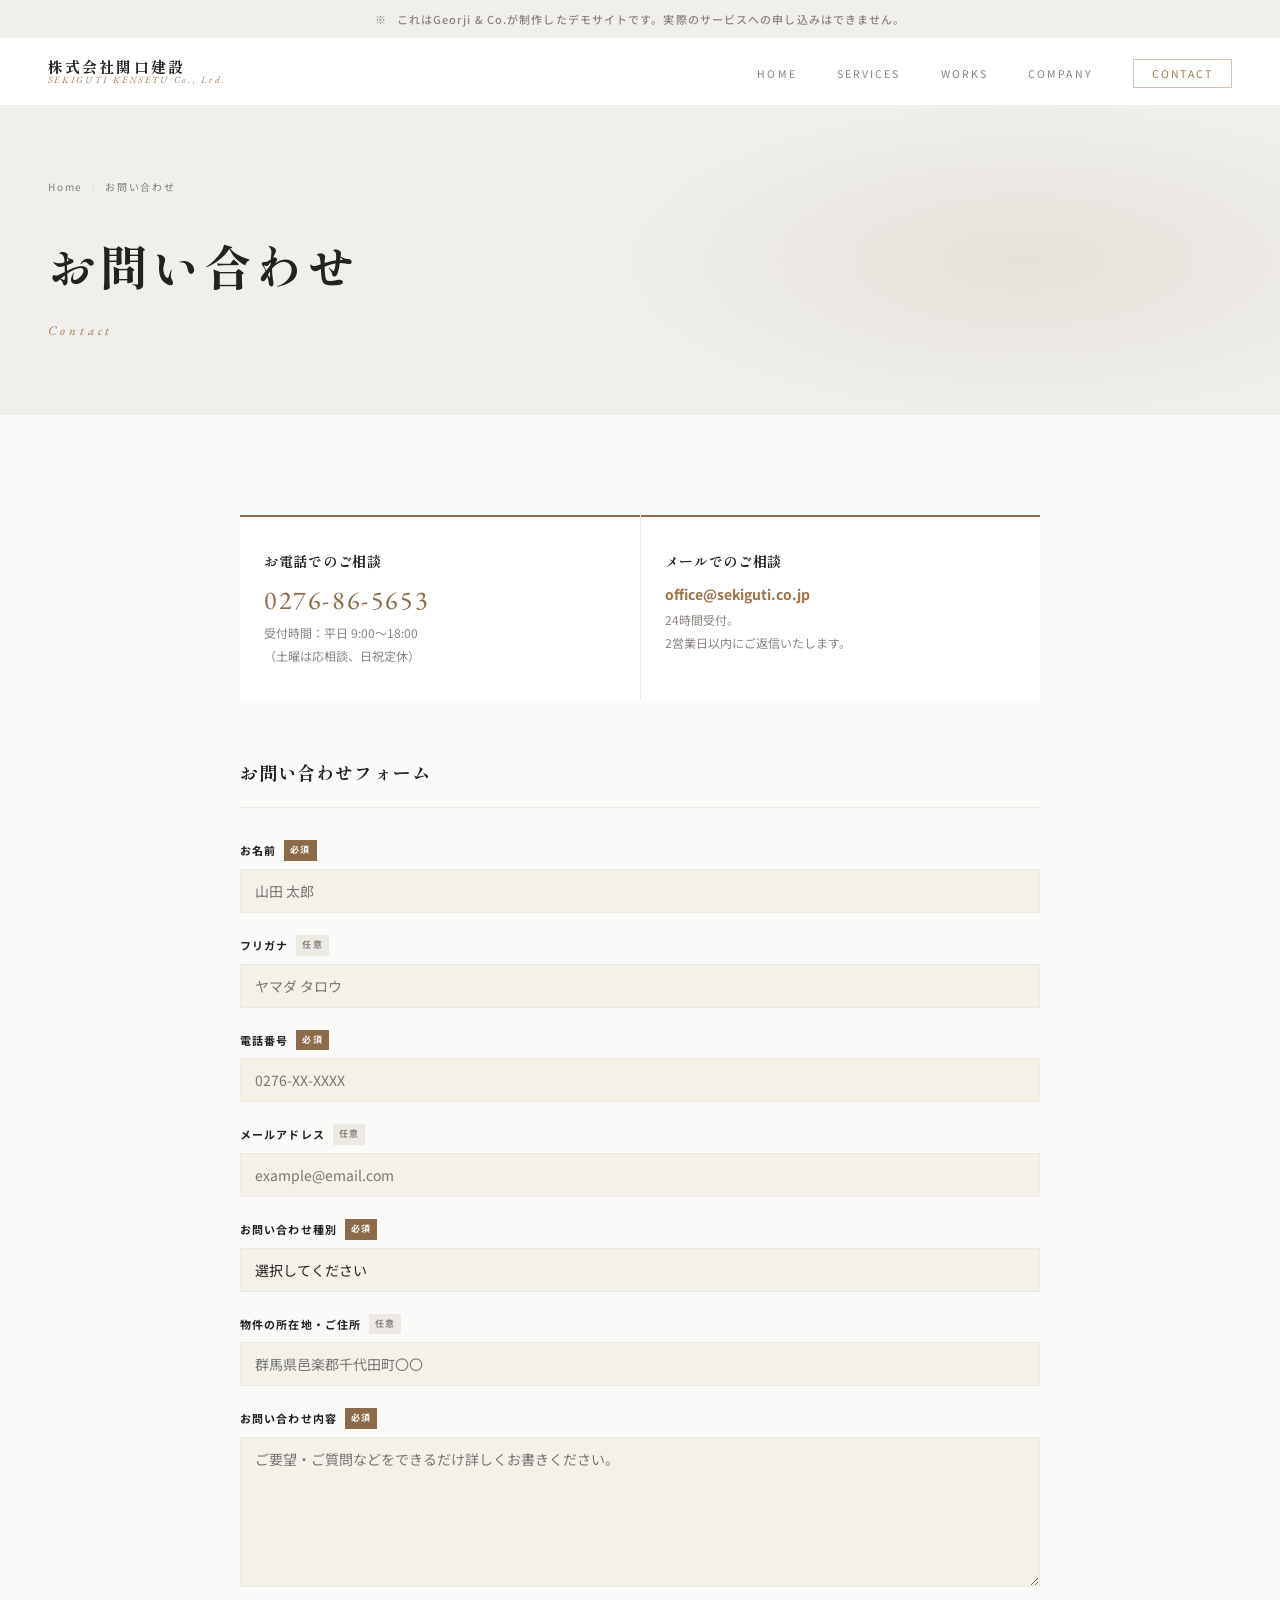
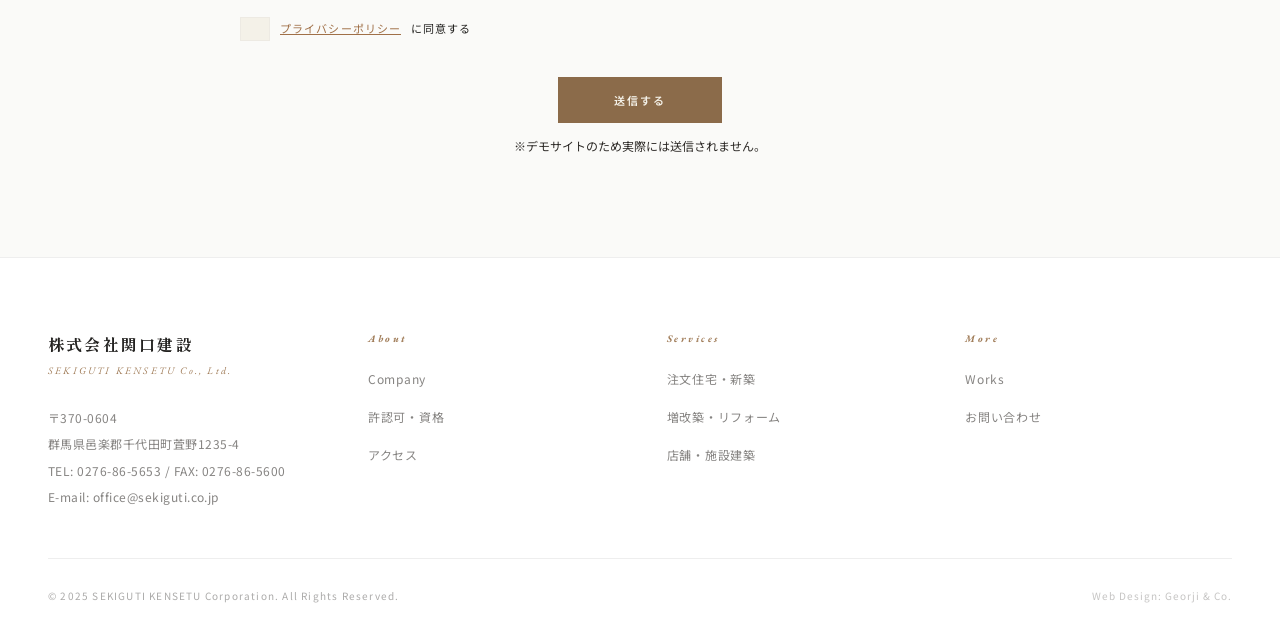
<file: contact.html>
<!DOCTYPE html>
<html lang="ja">
<head>
<meta charset="UTF-8">
<meta name="viewport" content="width=device-width, initial-scale=1.0">
<meta name="description" content="株式会社関口建設へのお問い合わせ。注文住宅・リフォーム・店舗建築のご相談は電話またはメールフォームにてお気軽にどうぞ。">
<title>お問い合わせ | 株式会社関口建設</title>
<link rel="canonical" href="https://sekiguti.co.jp/contact.html">
<link rel="stylesheet" href="style.css">
</head>
<body>

<div class="demo-banner">
  <span>※</span> これはGeorji &amp; Co.が制作したデモサイトです。実際のサービスへの申し込みはできません。
</div>

<header class="site-header">
  <a href="index.html" class="site-logo">
    <span class="logo-ja">株式会社関口建設</span>
    <span class="logo-en">SEKIGUTI KENSETU Co., Ltd.</span>
  </a>
  <nav aria-label="メインナビゲーション">
    <ul class="site-nav">
      <li><a href="index.html">Home</a></li>
      <li><a href="service.html">Services</a></li>
      <li><a href="works.html">Works</a></li>
      <li><a href="company.html">Company</a></li>
      <li><a href="contact.html" class="header-cta">Contact</a></li>
    </ul>
  </nav>
  <button class="hamburger" aria-label="メニューを開く" aria-expanded="false">
    <span></span><span></span><span></span>
  </button>
</header>

<nav class="sp-nav">
  <ul>
    <li><a href="index.html">Home</a></li>
    <li><a href="service.html">Services</a></li>
    <li><a href="works.html">Works</a></li>
    <li><a href="company.html">Company</a></li>
    <li><a href="contact.html">お問い合わせ</a></li>
  </ul>
</nav>

<main class="page-body">

  <div class="page-hero">
    <div class="page-hero-inner">
      <ol class="breadcrumb">
        <li><a href="index.html">Home</a></li>
        <li>お問い合わせ</li>
      </ol>
      <h1 class="page-hero-title">お問い合わせ</h1>
      <p class="page-hero-en">Contact</p>
    </div>
  </div>

  <section class="contact-section">
    <div class="contact-inner">

      <div class="contact-methods fade-in">
        <div class="contact-method">
          <h3>お電話でのご相談</h3>
          <p class="tel-num"><a href="tel:0276865653">0276-86-5653</a></p>
          <p>受付時間：平日 9:00〜18:00<br>（土曜は応相談、日祝定休）</p>
        </div>
        <div class="contact-method">
          <h3>メールでのご相談</h3>
          <p style="font-size:14px; color:var(--rust); font-weight:700; margin-bottom:4px; line-height:1.4;">
            <a href="mailto:office@sekiguti.co.jp" style="color:var(--rust)">office@sekiguti.co.jp</a>
          </p>
          <p>24時間受付。<br>2営業日以内にご返信いたします。</p>
        </div>
      </div>

      <h2 class="contact-form-title fade-in">お問い合わせフォーム</h2>

      <form action="https://formspree.io/f/XXXXXXXX" method="POST" class="fade-in">
        <div class="form-group">
          <label for="name">
            お名前 <span class="form-required">必須</span>
          </label>
          <input type="text" id="name" name="name" placeholder="山田 太郎" required autocomplete="name">
        </div>
        <div class="form-group">
          <label for="kana">
            フリガナ <span class="form-optional">任意</span>
          </label>
          <input type="text" id="kana" name="kana" placeholder="ヤマダ タロウ" autocomplete="off">
        </div>
        <div class="form-group">
          <label for="tel">
            電話番号 <span class="form-required">必須</span>
          </label>
          <input type="tel" id="tel" name="tel" placeholder="0276-XX-XXXX" required autocomplete="tel">
        </div>
        <div class="form-group">
          <label for="email">
            メールアドレス <span class="form-optional">任意</span>
          </label>
          <input type="email" id="email" name="email" placeholder="example@email.com" autocomplete="email">
        </div>
        <div class="form-group">
          <label for="category">
            お問い合わせ種別 <span class="form-required">必須</span>
          </label>
          <select id="category" name="category" required>
            <option value="">選択してください</option>
            <option value="new">新築・注文住宅</option>
            <option value="reform">増改築・リフォーム</option>
            <option value="store">店舗・施設建築</option>
            <option value="maintenance">アフターメンテナンス</option>
            <option value="other">その他</option>
          </select>
        </div>
        <div class="form-group">
          <label for="address">
            物件の所在地・ご住所 <span class="form-optional">任意</span>
          </label>
          <input type="text" id="address" name="address" placeholder="群馬県邑楽郡千代田町〇〇" autocomplete="off">
        </div>
        <div class="form-group">
          <label for="message">
            お問い合わせ内容 <span class="form-required">必須</span>
          </label>
          <textarea id="message" name="message" placeholder="ご要望・ご質問などをできるだけ詳しくお書きください。" required></textarea>
        </div>
        <div class="form-group">
          <label style="flex-direction:row; align-items:center; gap:10px; font-weight:400; cursor:pointer;">
            <input type="checkbox" required style="width:auto; min-width:0;">
            <a href="#" style="color:var(--rust); text-decoration:underline;">プライバシーポリシー</a>に同意する
          </label>
        </div>
        <div class="form-submit">
          <button type="submit" class="btn-submit">送信する</button>
          <p style="font-size:12px; color:var(--gray); margin-top:12px;">
            ※デモサイトのため実際には送信されません。
          </p>
        </div>
      </form>

    </div>
  </section>

</main>

<footer class="site-footer">
  <div class="footer-inner">
    <div class="footer-top">
      <div class="footer-brand">
        <div class="logo-ja">株式会社関口建設</div>
        <div class="logo-en">SEKIGUTI KENSETU Co., Ltd.</div>
        <address class="footer-address">
          〒370-0604<br>群馬県邑楽郡千代田町萓野1235-4<br>
          TEL: 0276-86-5653 / FAX: 0276-86-5600<br>
          E-mail: office@sekiguti.co.jp
        </address>
      </div>
      <div class="footer-nav-grid">
        <div class="footer-nav-col">
          <h4>About</h4>
          <ul>
            <li><a href="company.html">Company</a></li>
            <li><a href="company.html#license">許認可・資格</a></li>
            <li><a href="company.html#access">アクセス</a></li>
          </ul>
        </div>
        <div class="footer-nav-col">
          <h4>Services</h4>
          <ul>
            <li><a href="service.html">注文住宅・新築</a></li>
            <li><a href="service.html">増改築・リフォーム</a></li>
            <li><a href="service.html">店舗・施設建築</a></li>
          </ul>
        </div>
        <div class="footer-nav-col">
          <h4>More</h4>
          <ul>
            <li><a href="works.html">Works</a></li>
            <li><a href="contact.html">お問い合わせ</a></li>
          </ul>
        </div>
      </div>
    </div>
    <div class="footer-bottom">
      <p class="footer-copy">© 2025 SEKIGUTI KENSETU Corporation. All Rights Reserved.</p>
      <p class="footer-poweredby">Web Design: Georji &amp; Co.</p>
    </div>
  </div>
</footer>

<div class="sticky-cta">
  <div class="sticky-cta-inner">
    <a href="tel:0276865653" class="sticky-tel">
      <svg viewBox="0 0 24 24" stroke-width="2"><path d="M22 16.92v3a2 2 0 01-2.18 2 19.79 19.79 0 01-8.63-3.07A19.5 19.5 0 013.8 9.09 19.79 19.79 0 01.72 .45 2 2 0 012.7 0h3a2 2 0 012 1.72c.127.96.361 1.903.7 2.81a2 2 0 01-.45 2.11L6.91 7.91a16 16 0 006.29 6.29l1.3-1.3a2 2 0 012.11-.45c.907.339 1.85.573 2.81.7A2 2 0 0122 16.92z"/></svg>
      電話する
    </a>
    <a href="contact.html" class="sticky-mail">
      <svg viewBox="0 0 24 24" stroke-width="2"><path d="M4 4h16c1.1 0 2 .9 2 2v12c0 1.1-.9 2-2 2H4c-1.1 0-2-.9-2-2V6c0-1.1.9-2 2-2z"/><polyline points="22,6 12,13 2,6"/></svg>
      メール相談
    </a>
  </div>
</div>

<script src="common.js"></script>
</body>
</html>
</file>
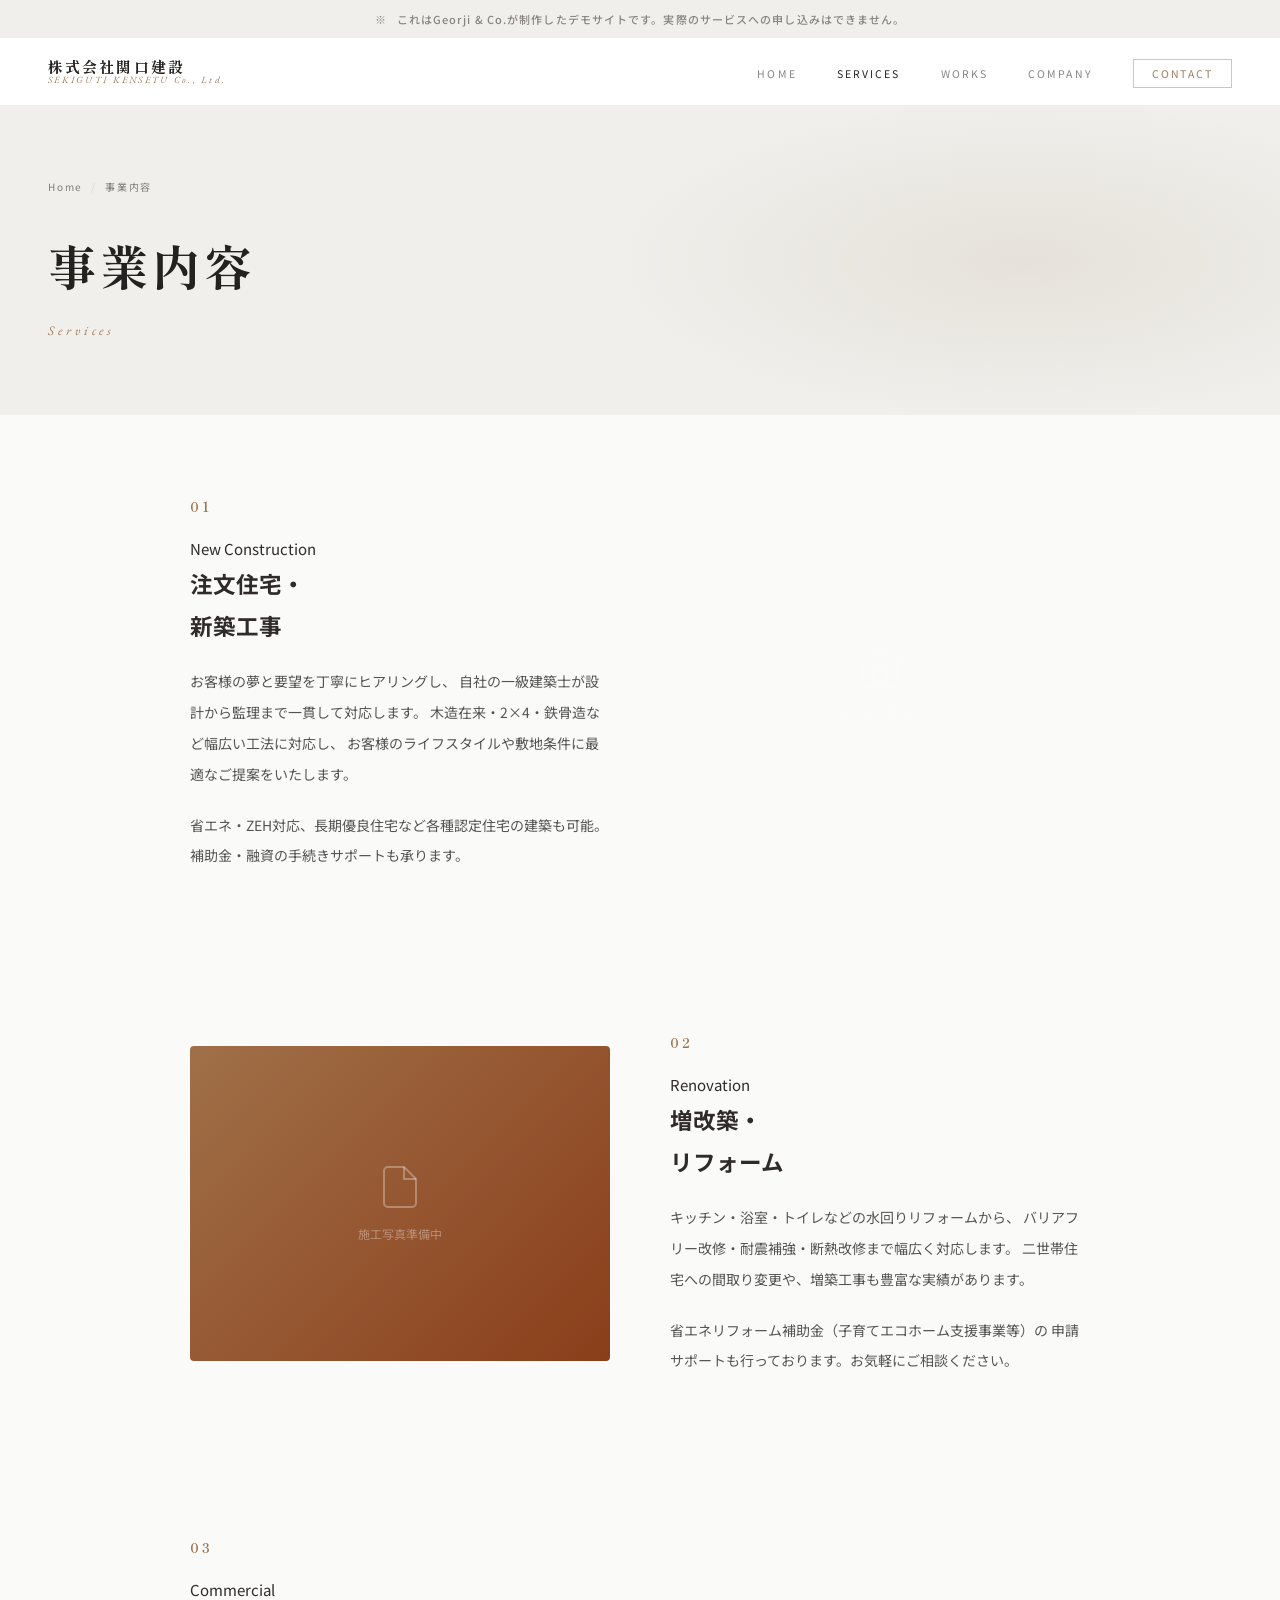
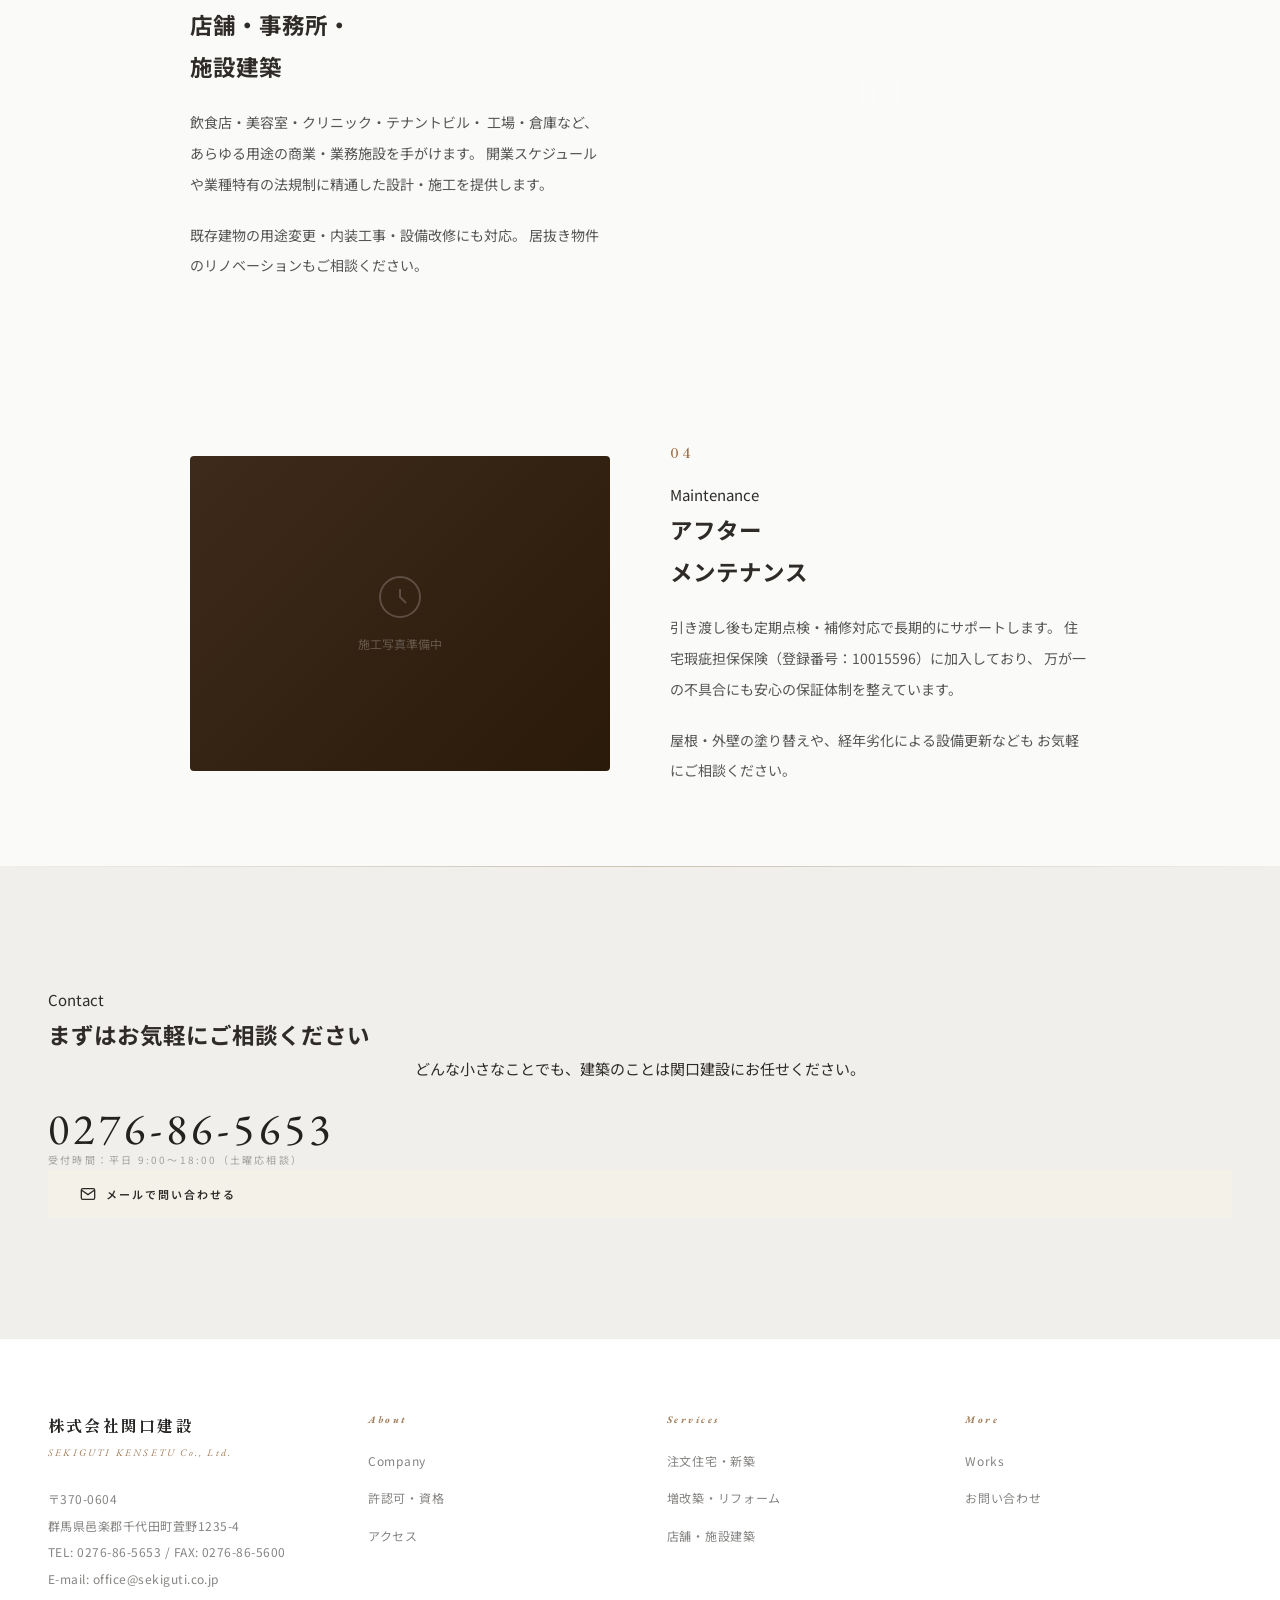
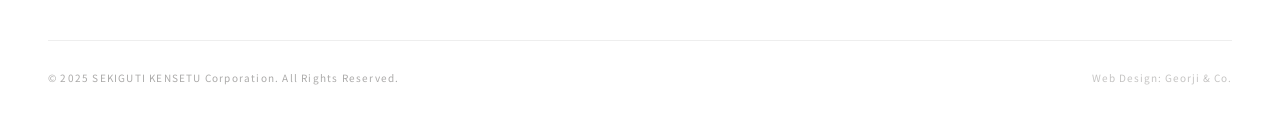
<file: service.html>
<!DOCTYPE html>
<html lang="ja">
<head>
<meta charset="UTF-8">
<meta name="viewport" content="width=device-width, initial-scale=1.0">
<meta name="description" content="株式会社関口建設の事業内容。注文住宅・新築工事、増改築・リフォーム、店舗・施設建築、設計・アフターメンテナンスまで群馬県千代田町で一貫対応。">
<title>事業内容 | 株式会社関口建設</title>
<link rel="canonical" href="https://sekiguti.co.jp/service.html">
<link rel="stylesheet" href="style.css">
</head>
<body>

<div class="demo-banner">
  <span>※</span> これはGeorji &amp; Co.が制作したデモサイトです。実際のサービスへの申し込みはできません。
</div>

<header class="site-header">
  <a href="index.html" class="site-logo">
    <span class="logo-ja">株式会社関口建設</span>
    <span class="logo-en">SEKIGUTI KENSETU Co., Ltd.</span>
  </a>
  <nav aria-label="メインナビゲーション">
    <ul class="site-nav">
      <li><a href="index.html">Home</a></li>
      <li><a href="service.html">Services</a></li>
      <li><a href="works.html">Works</a></li>
      <li><a href="company.html">Company</a></li>
      <li><a href="contact.html" class="header-cta">Contact</a></li>
    </ul>
  </nav>
  <button class="hamburger" aria-label="メニューを開く" aria-expanded="false">
    <span></span><span></span><span></span>
  </button>
</header>

<nav class="sp-nav">
  <ul>
    <li><a href="index.html">Home</a></li>
    <li><a href="service.html">Services</a></li>
    <li><a href="works.html">Works</a></li>
    <li><a href="company.html">Company</a></li>
    <li><a href="contact.html">お問い合わせ</a></li>
  </ul>
</nav>

<main class="page-body">

  <div class="page-hero">
    <div class="page-hero-inner">
      <ol class="breadcrumb">
        <li><a href="index.html">Home</a></li>
        <li>事業内容</li>
      </ol>
      <h1 class="page-hero-title">事業内容</h1>
      <p class="page-hero-en">Services</p>
    </div>
  </div>

  <!-- Service 01 -->
  <section style="padding:80px 40px; background:var(--white); overflow:hidden;" id="s01">
    <div style="max-width:900px; margin:0 auto; display:grid; grid-template-columns:1fr 1fr; gap:60px; align-items:center;">
      <div class="fade-in">
        <div class="service-num" style="font-family:var(--ff-min); font-size:13px; font-weight:700; letter-spacing:0.2em; color:var(--rust); margin-bottom:16px;">01</div>
        <div class="section-label">New Construction</div>
        <h2 class="section-title" style="margin-bottom:20px">注文住宅・<br>新築工事</h2>
        <p style="font-size:14px; line-height:2.2; color:#555; margin-bottom:20px;">
          お客様の夢と要望を丁寧にヒアリングし、
          自社の一級建築士が設計から監理まで一貫して対応します。
          木造在来・2×4・鉄骨造など幅広い工法に対応し、
          お客様のライフスタイルや敷地条件に最適なご提案をいたします。
        </p>
        <p style="font-size:14px; line-height:2.2; color:#555;">
          省エネ・ZEH対応、長期優良住宅など各種認定住宅の建築も可能。
          補助金・融資の手続きサポートも承ります。
        </p>
      </div>
      <div class="fade-in" style="background:linear-gradient(135deg, var(--navy) 0%, var(--navy-deep) 100%); aspect-ratio:4/3; border-radius:4px; display:flex; align-items:center; justify-content:center; flex-direction:column; gap:12px; color:rgba(255,255,255,0.25); font-size:12px;">
        <svg width="48" height="48" viewBox="0 0 24 24" stroke="rgba(255,255,255,0.2)" fill="none" stroke-width="1"><path d="M3 9l9-7 9 7v11a2 2 0 01-2 2H5a2 2 0 01-2-2z"/><polyline points="9 22 9 12 15 12 15 22"/></svg>
        施工写真準備中
      </div>
    </div>
  </section>

  <!-- Service 02 -->
  <section style="padding:80px 40px; background:var(--sand-lt); overflow:hidden;" id="s02">
    <div style="max-width:900px; margin:0 auto; display:grid; grid-template-columns:1fr 1fr; gap:60px; align-items:center;">
      <div class="fade-in" style="background:linear-gradient(135deg, var(--rust) 0%, #8a3e1a 100%); aspect-ratio:4/3; border-radius:4px; display:flex; align-items:center; justify-content:center; flex-direction:column; gap:12px; color:rgba(255,255,255,0.35); font-size:12px; order:-1;">
        <svg width="48" height="48" viewBox="0 0 24 24" stroke="rgba(255,255,255,0.3)" fill="none" stroke-width="1"><path d="M14 2H6a2 2 0 00-2 2v16a2 2 0 002 2h12a2 2 0 002-2V8z"/><polyline points="14 2 14 8 20 8"/></svg>
        施工写真準備中
      </div>
      <div class="fade-in">
        <div class="service-num" style="font-family:var(--ff-min); font-size:13px; font-weight:700; letter-spacing:0.2em; color:var(--rust); margin-bottom:16px;">02</div>
        <div class="section-label">Renovation</div>
        <h2 class="section-title" style="margin-bottom:20px">増改築・<br>リフォーム</h2>
        <p style="font-size:14px; line-height:2.2; color:#555; margin-bottom:20px;">
          キッチン・浴室・トイレなどの水回りリフォームから、
          バリアフリー改修・耐震補強・断熱改修まで幅広く対応します。
          二世帯住宅への間取り変更や、増築工事も豊富な実績があります。
        </p>
        <p style="font-size:14px; line-height:2.2; color:#555;">
          省エネリフォーム補助金（子育てエコホーム支援事業等）の
          申請サポートも行っております。お気軽にご相談ください。
        </p>
      </div>
    </div>
  </section>

  <!-- Service 03 -->
  <section style="padding:80px 40px; background:var(--white); overflow:hidden;" id="s03">
    <div style="max-width:900px; margin:0 auto; display:grid; grid-template-columns:1fr 1fr; gap:60px; align-items:center;">
      <div class="fade-in">
        <div class="service-num" style="font-family:var(--ff-min); font-size:13px; font-weight:700; letter-spacing:0.2em; color:var(--rust); margin-bottom:16px;">03</div>
        <div class="section-label">Commercial</div>
        <h2 class="section-title" style="margin-bottom:20px">店舗・事務所・<br>施設建築</h2>
        <p style="font-size:14px; line-height:2.2; color:#555; margin-bottom:20px;">
          飲食店・美容室・クリニック・テナントビル・
          工場・倉庫など、あらゆる用途の商業・業務施設を手がけます。
          開業スケジュールや業種特有の法規制に精通した設計・施工を提供します。
        </p>
        <p style="font-size:14px; line-height:2.2; color:#555;">
          既存建物の用途変更・内装工事・設備改修にも対応。
          居抜き物件のリノベーションもご相談ください。
        </p>
      </div>
      <div class="fade-in" style="background:linear-gradient(135deg, #2a3d52 0%, var(--navy-deep) 100%); aspect-ratio:4/3; border-radius:4px; display:flex; align-items:center; justify-content:center; flex-direction:column; gap:12px; color:rgba(255,255,255,0.25); font-size:12px;">
        <svg width="48" height="48" viewBox="0 0 24 24" stroke="rgba(255,255,255,0.2)" fill="none" stroke-width="1"><rect x="3" y="3" width="18" height="18" rx="2"/><path d="M3 9h18M9 21V9"/></svg>
        施工写真準備中
      </div>
    </div>
  </section>

  <!-- Service 04 -->
  <section style="padding:80px 40px; background:var(--sand-lt); overflow:hidden;" id="s04">
    <div style="max-width:900px; margin:0 auto; display:grid; grid-template-columns:1fr 1fr; gap:60px; align-items:center;">
      <div class="fade-in" style="background:linear-gradient(135deg, #3d2a1a 0%, #2a1a0a 100%); aspect-ratio:4/3; border-radius:4px; display:flex; align-items:center; justify-content:center; flex-direction:column; gap:12px; color:rgba(255,255,255,0.25); font-size:12px; order:-1;">
        <svg width="48" height="48" viewBox="0 0 24 24" stroke="rgba(255,255,255,0.2)" fill="none" stroke-width="1"><circle cx="12" cy="12" r="10"/><path d="M12 8v4l3 3"/></svg>
        施工写真準備中
      </div>
      <div class="fade-in">
        <div class="service-num" style="font-family:var(--ff-min); font-size:13px; font-weight:700; letter-spacing:0.2em; color:var(--rust); margin-bottom:16px;">04</div>
        <div class="section-label">Maintenance</div>
        <h2 class="section-title" style="margin-bottom:20px">アフター<br>メンテナンス</h2>
        <p style="font-size:14px; line-height:2.2; color:#555; margin-bottom:20px;">
          引き渡し後も定期点検・補修対応で長期的にサポートします。
          住宅瑕疵担保保険（登録番号：10015596）に加入しており、
          万が一の不具合にも安心の保証体制を整えています。
        </p>
        <p style="font-size:14px; line-height:2.2; color:#555;">
          屋根・外壁の塗り替えや、経年劣化による設備更新なども
          お気軽にご相談ください。
        </p>
      </div>
    </div>
  </section>

  <!-- CTA -->
  <section class="cta-section">
    <div class="section-label" style="justify-content:center; color:var(--rust-lt)">
      <span style="background:var(--rust-lt)"></span>Contact
    </div>
    <h2 class="section-title white">まずはお気軽にご相談ください</h2>
    <p class="section-lead white" style="margin:0 auto 24px; text-align:center;">どんな小さなことでも、建築のことは関口建設にお任せください。</p>
    <p class="cta-tel"><a href="tel:0276865653">0276-86-5653</a></p>
    <p class="cta-hours">受付時間：平日 9:00〜18:00（土曜応相談）</p>
    <div class="cta-buttons">
      <a href="contact.html" class="btn-white">
        <svg width="16" height="16" viewBox="0 0 24 24" stroke="currentColor" fill="none" stroke-width="2"><path d="M4 4h16c1.1 0 2 .9 2 2v12c0 1.1-.9 2-2 2H4c-1.1 0-2-.9-2-2V6c0-1.1.9-2 2-2z"/><polyline points="22,6 12,13 2,6"/></svg>
        メールで問い合わせる
      </a>
    </div>
  </section>

</main>

<footer class="site-footer">
  <div class="footer-inner">
    <div class="footer-top">
      <div class="footer-brand">
        <div class="logo-ja">株式会社関口建設</div>
        <div class="logo-en">SEKIGUTI KENSETU Co., Ltd.</div>
        <address class="footer-address">
          〒370-0604<br>群馬県邑楽郡千代田町萓野1235-4<br>
          TEL: 0276-86-5653 / FAX: 0276-86-5600<br>
          E-mail: office@sekiguti.co.jp
        </address>
      </div>
      <div class="footer-nav-grid">
        <div class="footer-nav-col">
          <h4>About</h4>
          <ul>
            <li><a href="company.html">Company</a></li>
            <li><a href="company.html#license">許認可・資格</a></li>
            <li><a href="company.html#access">アクセス</a></li>
          </ul>
        </div>
        <div class="footer-nav-col">
          <h4>Services</h4>
          <ul>
            <li><a href="service.html#s01">注文住宅・新築</a></li>
            <li><a href="service.html#s02">増改築・リフォーム</a></li>
            <li><a href="service.html#s03">店舗・施設建築</a></li>
          </ul>
        </div>
        <div class="footer-nav-col">
          <h4>More</h4>
          <ul>
            <li><a href="works.html">Works</a></li>
            <li><a href="contact.html">お問い合わせ</a></li>
          </ul>
        </div>
      </div>
    </div>
    <div class="footer-bottom">
      <p class="footer-copy">© 2025 SEKIGUTI KENSETU Corporation. All Rights Reserved.</p>
      <p class="footer-poweredby">Web Design: Georji &amp; Co.</p>
    </div>
  </div>
</footer>

<div class="sticky-cta">
  <div class="sticky-cta-inner">
    <a href="tel:0276865653" class="sticky-tel">
      <svg viewBox="0 0 24 24" stroke-width="2"><path d="M22 16.92v3a2 2 0 01-2.18 2 19.79 19.79 0 01-8.63-3.07A19.5 19.5 0 013.8 9.09 19.79 19.79 0 01.72 .45 2 2 0 012.7 0h3a2 2 0 012 1.72c.127.96.361 1.903.7 2.81a2 2 0 01-.45 2.11L6.91 7.91a16 16 0 006.29 6.29l1.3-1.3a2 2 0 012.11-.45c.907.339 1.85.573 2.81.7A2 2 0 0122 16.92z"/></svg>
      電話する
    </a>
    <a href="contact.html" class="sticky-mail">
      <svg viewBox="0 0 24 24" stroke-width="2"><path d="M4 4h16c1.1 0 2 .9 2 2v12c0 1.1-.9 2-2 2H4c-1.1 0-2-.9-2-2V6c0-1.1.9-2 2-2z"/><polyline points="22,6 12,13 2,6"/></svg>
      メール相談
    </a>
  </div>
</div>

<script>
/* SP レイアウト調整 */
if (window.innerWidth <= 768) {
  document.querySelectorAll('[style*="order:-1"]').forEach(el => {
    el.style.order = '';
  });
  document.querySelectorAll('[style*="grid-template-columns:1fr 1fr"]').forEach(el => {
    el.style.gridTemplateColumns = '1fr';
    el.style.gap = '32px';
  });
}
</script>
<script src="common.js"></script>
</body>
</html>
</file>
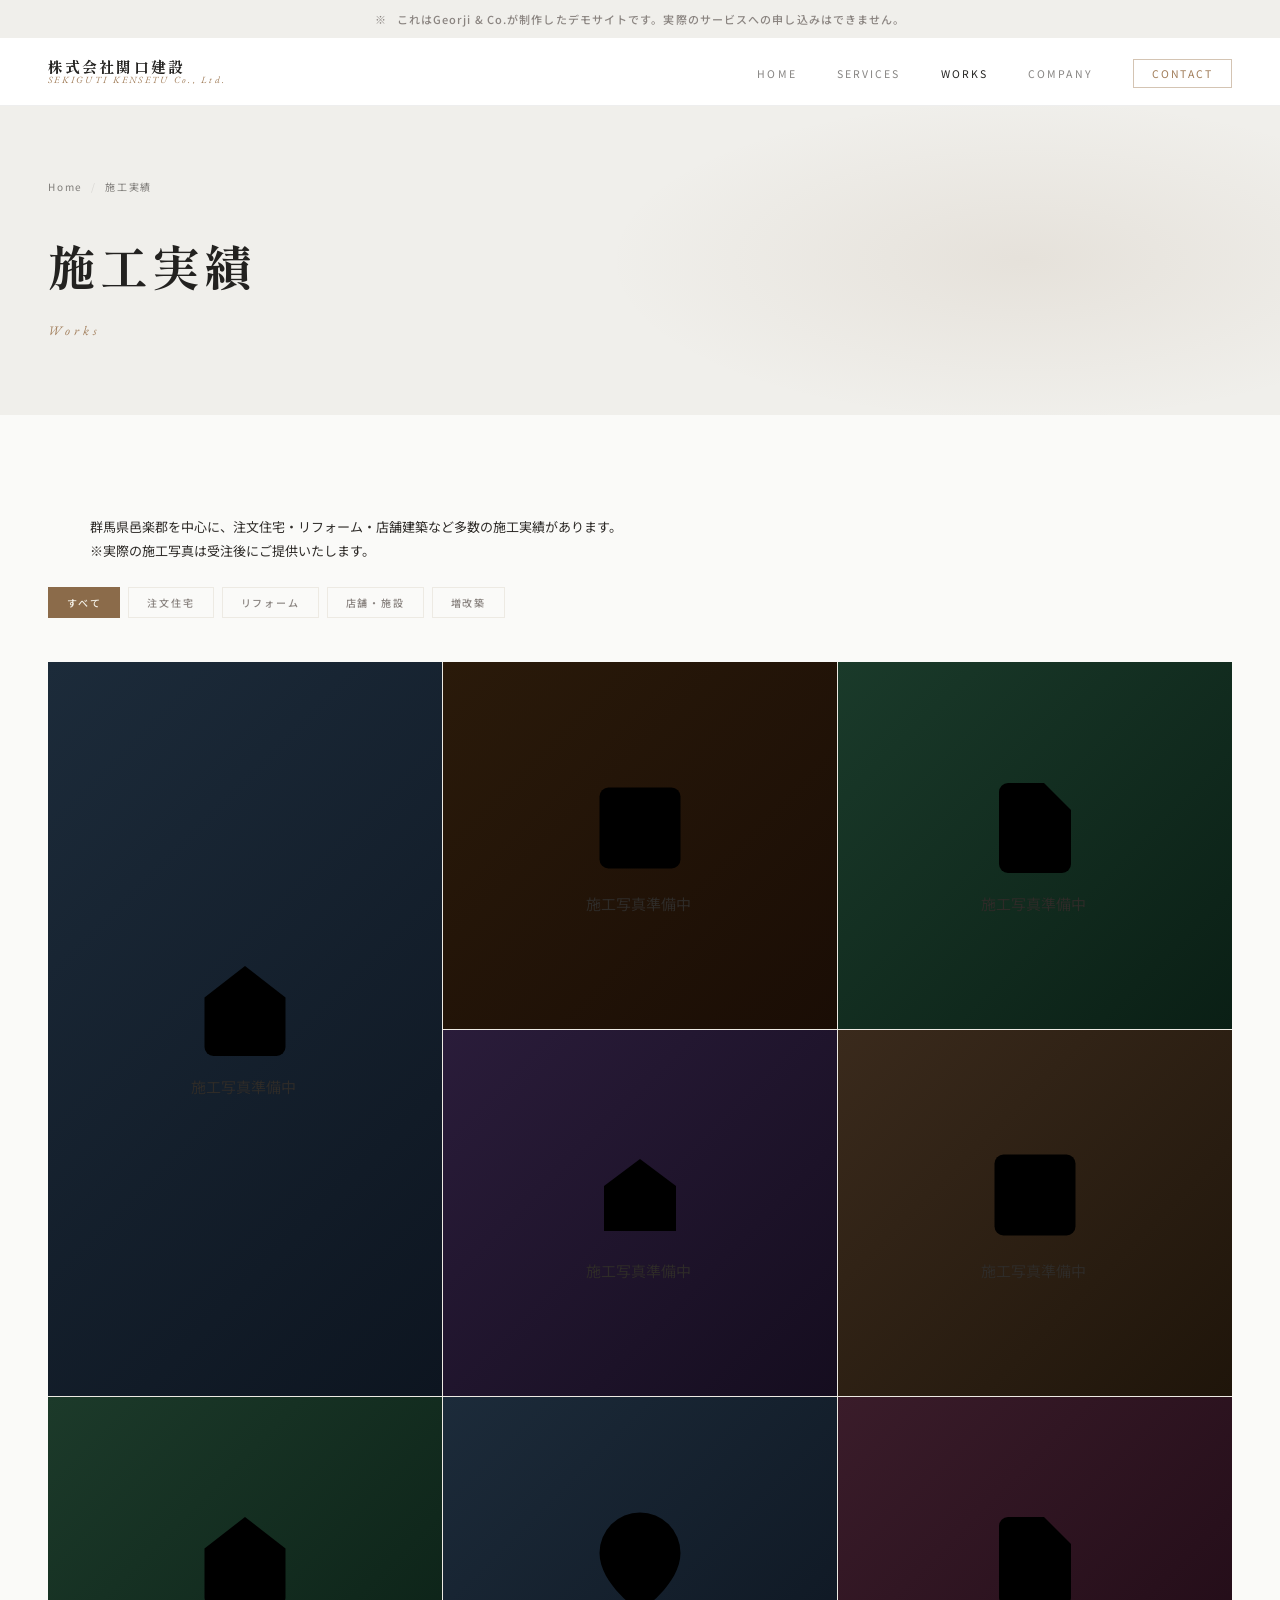
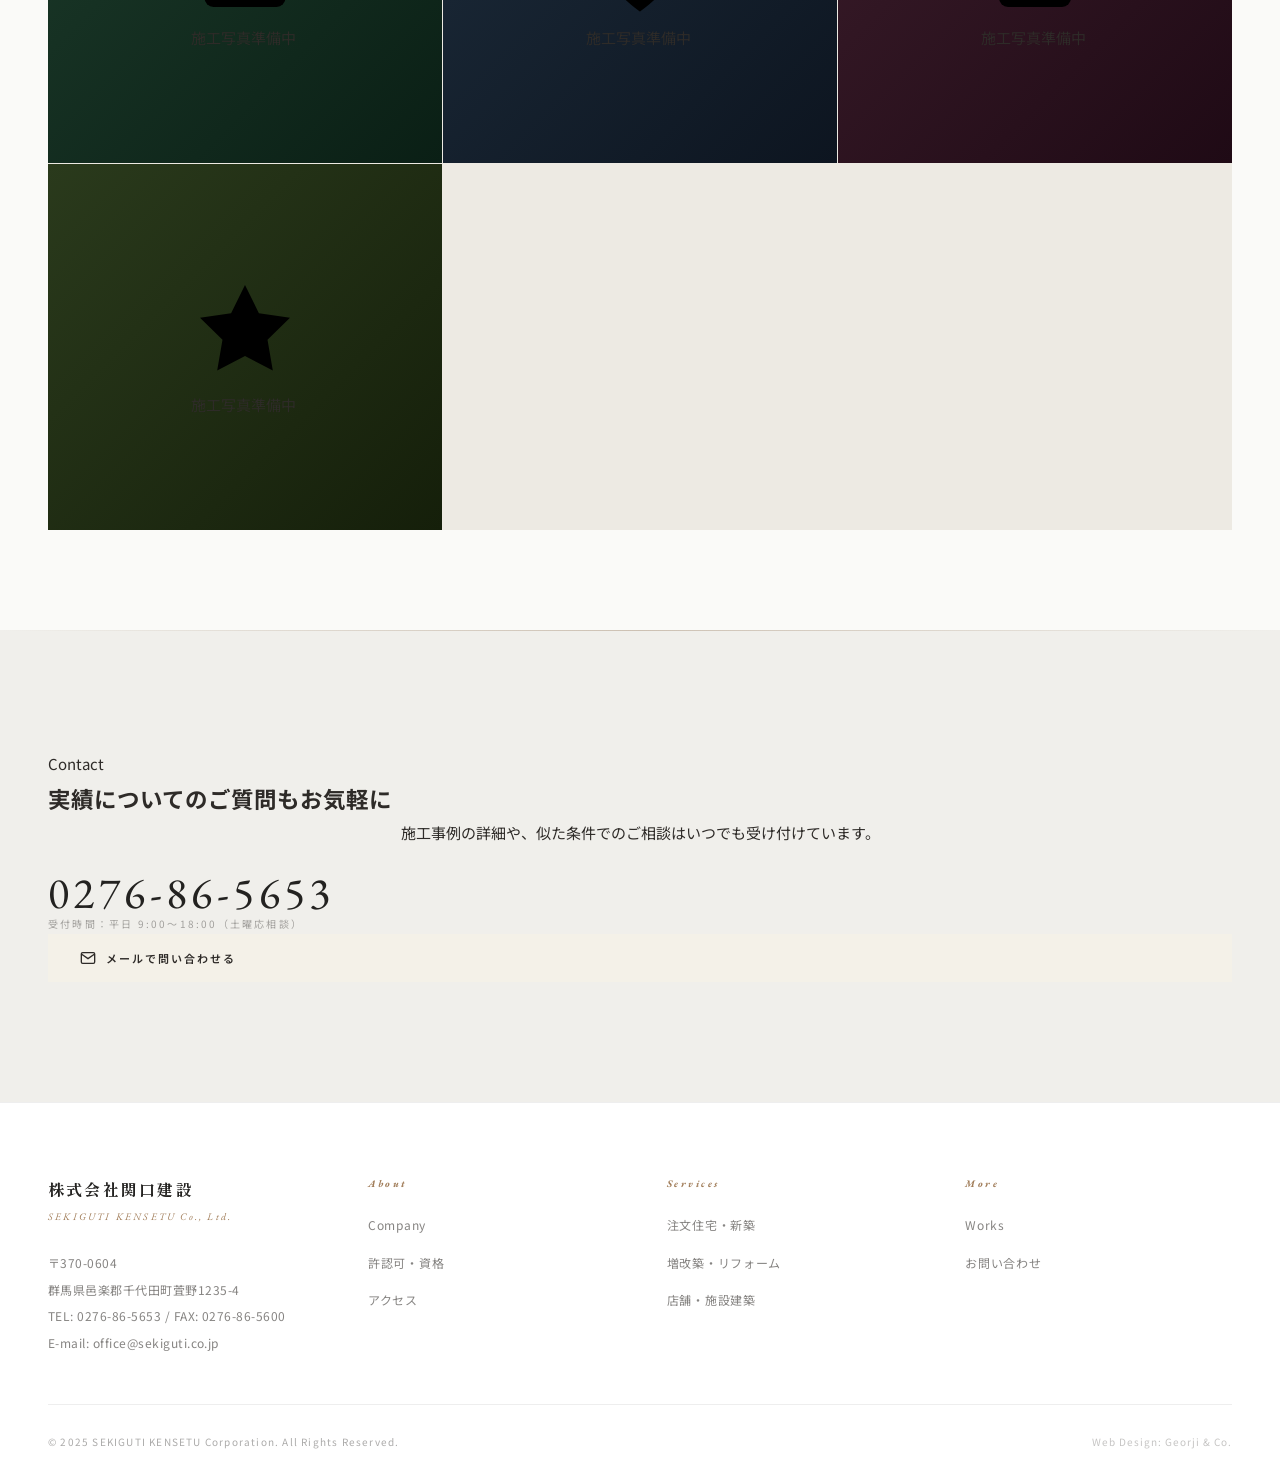
<file: works.html>
<!DOCTYPE html>
<html lang="ja">
<head>
<meta charset="UTF-8">
<meta name="viewport" content="width=device-width, initial-scale=1.0">
<meta name="description" content="株式会社関口建設の施工実績。群馬県千代田町・館林・邑楽地区を中心に注文住宅・店舗建築・リフォームの施工事例をご紹介。">
<title>施工実績 | 株式会社関口建設</title>
<link rel="canonical" href="https://sekiguti.co.jp/works.html">
<link rel="stylesheet" href="style.css">
</head>
<body>

<div class="demo-banner">
  <span>※</span> これはGeorji &amp; Co.が制作したデモサイトです。実際のサービスへの申し込みはできません。
</div>

<header class="site-header">
  <a href="index.html" class="site-logo">
    <span class="logo-ja">株式会社関口建設</span>
    <span class="logo-en">SEKIGUTI KENSETU Co., Ltd.</span>
  </a>
  <nav aria-label="メインナビゲーション">
    <ul class="site-nav">
      <li><a href="index.html">Home</a></li>
      <li><a href="service.html">Services</a></li>
      <li><a href="works.html">Works</a></li>
      <li><a href="company.html">Company</a></li>
      <li><a href="contact.html" class="header-cta">Contact</a></li>
    </ul>
  </nav>
  <button class="hamburger" aria-label="メニューを開く" aria-expanded="false">
    <span></span><span></span><span></span>
  </button>
</header>

<nav class="sp-nav">
  <ul>
    <li><a href="index.html">Home</a></li>
    <li><a href="service.html">Services</a></li>
    <li><a href="works.html">Works</a></li>
    <li><a href="company.html">Company</a></li>
    <li><a href="contact.html">お問い合わせ</a></li>
  </ul>
</nav>

<main class="page-body">

  <div class="page-hero">
    <div class="page-hero-inner">
      <ol class="breadcrumb">
        <li><a href="index.html">Home</a></li>
        <li>施工実績</li>
      </ol>
      <h1 class="page-hero-title">施工実績</h1>
      <p class="page-hero-en">Works</p>
    </div>
  </div>

  <section class="works-page">
    <div style="max-width:1100px; margin:0 auto 16px;">
      <p style="font-size:13px; color:var(--gray); margin-bottom:24px;">
        群馬県邑楽郡を中心に、注文住宅・リフォーム・店舗建築など多数の施工実績があります。<br>
        ※実際の施工写真は受注後にご提供いたします。
      </p>
    </div>
    <div class="works-filter">
      <button class="filter-btn active">すべて</button>
      <button class="filter-btn">注文住宅</button>
      <button class="filter-btn">リフォーム</button>
      <button class="filter-btn">店舗・施設</button>
      <button class="filter-btn">増改築</button>
    </div>
    <div class="works-page-grid">

      <!-- Works Cards × 9 -->
      <div class="work-card fade-in">
        <div class="work-thumb" style="background:linear-gradient(135deg,#1c2b3a,#0d1520)">
          <div class="work-thumb-label">
            <svg viewBox="0 0 24 24" stroke-width="1"><path d="M3 9l9-7 9 7v11a2 2 0 01-2 2H5a2 2 0 01-2-2z"/></svg>
            施工写真準備中
          </div>
        </div>
        <div class="work-info">
          <div class="work-cat">注文住宅</div>
          <div class="work-title">二世帯住宅 新築工事</div>
          <div class="work-place">群馬県邑楽郡千代田町</div>
        </div>
      </div>

      <div class="work-card fade-in">
        <div class="work-thumb" style="background:linear-gradient(135deg,#2a1a0a,#1a0d05)">
          <div class="work-thumb-label">
            <svg viewBox="0 0 24 24" stroke-width="1"><rect x="3" y="3" width="18" height="18" rx="2"/><path d="M3 9h18M9 21V9"/></svg>
            施工写真準備中
          </div>
        </div>
        <div class="work-info">
          <div class="work-cat">店舗建築</div>
          <div class="work-title">飲食店舗 新築工事</div>
          <div class="work-place">群馬県館林市</div>
        </div>
      </div>

      <div class="work-card fade-in">
        <div class="work-thumb" style="background:linear-gradient(135deg,#1a3a2a,#0a1f15)">
          <div class="work-thumb-label">
            <svg viewBox="0 0 24 24" stroke-width="1"><path d="M14 2H6a2 2 0 00-2 2v16a2 2 0 002 2h12a2 2 0 002-2V8z"/></svg>
            施工写真準備中
          </div>
        </div>
        <div class="work-info">
          <div class="work-cat">リフォーム</div>
          <div class="work-title">水回り全面リノベーション</div>
          <div class="work-place">群馬県邑楽郡大泉町</div>
        </div>
      </div>

      <div class="work-card fade-in">
        <div class="work-thumb" style="background:linear-gradient(135deg,#2a1c3a,#150d1f)">
          <div class="work-thumb-label">
            <svg viewBox="0 0 24 24" stroke-width="1"><path d="M2 20h20M4 20V10l8-6 8 6v10"/></svg>
            施工写真準備中
          </div>
        </div>
        <div class="work-info">
          <div class="work-cat">注文住宅</div>
          <div class="work-title">平屋 新築工事</div>
          <div class="work-place">群馬県邑楽郡邑楽町</div>
        </div>
      </div>

      <div class="work-card fade-in">
        <div class="work-thumb" style="background:linear-gradient(135deg,#3a2a1c,#1f150a)">
          <div class="work-thumb-label">
            <svg viewBox="0 0 24 24" stroke-width="1"><rect x="3" y="3" width="18" height="18" rx="2"/></svg>
            施工写真準備中
          </div>
        </div>
        <div class="work-info">
          <div class="work-cat">増改築</div>
          <div class="work-title">バリアフリー改修工事</div>
          <div class="work-place">群馬県館林市</div>
        </div>
      </div>

      <div class="work-card fade-in">
        <div class="work-thumb" style="background:linear-gradient(135deg,#1c3a2a,#0a1f15)">
          <div class="work-thumb-label">
            <svg viewBox="0 0 24 24" stroke-width="1"><path d="M3 9l9-7 9 7v11a2 2 0 01-2 2H5a2 2 0 01-2-2z"/><polyline points="9 22 9 12 15 12 15 22"/></svg>
            施工写真準備中
          </div>
        </div>
        <div class="work-info">
          <div class="work-cat">注文住宅</div>
          <div class="work-title">3LDK 木造在来工法</div>
          <div class="work-place">群馬県邑楽郡千代田町</div>
        </div>
      </div>

      <div class="work-card fade-in">
        <div class="work-thumb" style="background:linear-gradient(135deg,#1c2b3a,#0d1520)">
          <div class="work-thumb-label">
            <svg viewBox="0 0 24 24" stroke-width="1"><path d="M21 10c0 7-9 13-9 13s-9-6-9-13a9 9 0 0118 0z"/></svg>
            施工写真準備中
          </div>
        </div>
        <div class="work-info">
          <div class="work-cat">店舗建築</div>
          <div class="work-title">事務所ビル 新築工事</div>
          <div class="work-place">群馬県邑楽郡明和町</div>
        </div>
      </div>

      <div class="work-card fade-in">
        <div class="work-thumb" style="background:linear-gradient(135deg,#3a1c2a,#1f0a15)">
          <div class="work-thumb-label">
            <svg viewBox="0 0 24 24" stroke-width="1"><path d="M14 2H6a2 2 0 00-2 2v16a2 2 0 002 2h12a2 2 0 002-2V8z"/></svg>
            施工写真準備中
          </div>
        </div>
        <div class="work-info">
          <div class="work-cat">リフォーム</div>
          <div class="work-title">耐震補強リフォーム</div>
          <div class="work-place">群馬県邑楽郡千代田町</div>
        </div>
      </div>

      <div class="work-card fade-in">
        <div class="work-thumb" style="background:linear-gradient(135deg,#2a3a1c,#151f0a)">
          <div class="work-thumb-label">
            <svg viewBox="0 0 24 24" stroke-width="1"><polygon points="12 2 15.09 8.26 22 9.27 17 14.14 18.18 21.02 12 17.77 5.82 21.02 7 14.14 2 9.27 8.91 8.26 12 2"/></svg>
            施工写真準備中
          </div>
        </div>
        <div class="work-info">
          <div class="work-cat">増改築</div>
          <div class="work-title">増築・内装全面改修</div>
          <div class="work-place">群馬県邑楽郡大泉町</div>
        </div>
      </div>

    </div>
  </section>

  <section class="cta-section">
    <div class="section-label" style="justify-content:center; color:var(--rust-lt)">
      <span style="background:var(--rust-lt)"></span>Contact
    </div>
    <h2 class="section-title white">実績についてのご質問もお気軽に</h2>
    <p class="section-lead white" style="margin:0 auto 24px; text-align:center;">施工事例の詳細や、似た条件でのご相談はいつでも受け付けています。</p>
    <p class="cta-tel"><a href="tel:0276865653">0276-86-5653</a></p>
    <p class="cta-hours">受付時間：平日 9:00〜18:00（土曜応相談）</p>
    <div class="cta-buttons">
      <a href="contact.html" class="btn-white">
        <svg width="16" height="16" viewBox="0 0 24 24" stroke="currentColor" fill="none" stroke-width="2"><path d="M4 4h16c1.1 0 2 .9 2 2v12c0 1.1-.9 2-2 2H4c-1.1 0-2-.9-2-2V6c0-1.1.9-2 2-2z"/><polyline points="22,6 12,13 2,6"/></svg>
        メールで問い合わせる
      </a>
    </div>
  </section>

</main>

<footer class="site-footer">
  <div class="footer-inner">
    <div class="footer-top">
      <div class="footer-brand">
        <div class="logo-ja">株式会社関口建設</div>
        <div class="logo-en">SEKIGUTI KENSETU Co., Ltd.</div>
        <address class="footer-address">
          〒370-0604<br>群馬県邑楽郡千代田町萓野1235-4<br>
          TEL: 0276-86-5653 / FAX: 0276-86-5600<br>
          E-mail: office@sekiguti.co.jp
        </address>
      </div>
      <div class="footer-nav-grid">
        <div class="footer-nav-col">
          <h4>About</h4>
          <ul>
            <li><a href="company.html">Company</a></li>
            <li><a href="company.html#license">許認可・資格</a></li>
            <li><a href="company.html#access">アクセス</a></li>
          </ul>
        </div>
        <div class="footer-nav-col">
          <h4>Services</h4>
          <ul>
            <li><a href="service.html">注文住宅・新築</a></li>
            <li><a href="service.html">増改築・リフォーム</a></li>
            <li><a href="service.html">店舗・施設建築</a></li>
          </ul>
        </div>
        <div class="footer-nav-col">
          <h4>More</h4>
          <ul>
            <li><a href="works.html">Works</a></li>
            <li><a href="contact.html">お問い合わせ</a></li>
          </ul>
        </div>
      </div>
    </div>
    <div class="footer-bottom">
      <p class="footer-copy">© 2025 SEKIGUTI KENSETU Corporation. All Rights Reserved.</p>
      <p class="footer-poweredby">Web Design: Georji &amp; Co.</p>
    </div>
  </div>
</footer>

<div class="sticky-cta">
  <div class="sticky-cta-inner">
    <a href="tel:0276865653" class="sticky-tel">
      <svg viewBox="0 0 24 24" stroke-width="2"><path d="M22 16.92v3a2 2 0 01-2.18 2 19.79 19.79 0 01-8.63-3.07A19.5 19.5 0 013.8 9.09 19.79 19.79 0 01.72 .45 2 2 0 012.7 0h3a2 2 0 012 1.72c.127.96.361 1.903.7 2.81a2 2 0 01-.45 2.11L6.91 7.91a16 16 0 006.29 6.29l1.3-1.3a2 2 0 012.11-.45c.907.339 1.85.573 2.81.7A2 2 0 0122 16.92z"/></svg>
      電話する
    </a>
    <a href="contact.html" class="sticky-mail">
      <svg viewBox="0 0 24 24" stroke-width="2"><path d="M4 4h16c1.1 0 2 .9 2 2v12c0 1.1-.9 2-2 2H4c-1.1 0-2-.9-2-2V6c0-1.1.9-2 2-2z"/><polyline points="22,6 12,13 2,6"/></svg>
      メール相談
    </a>
  </div>
</div>

<script src="common.js"></script>
<script>
/* Filter buttons */
document.querySelectorAll('.filter-btn').forEach(btn => {
  btn.addEventListener('click', function () {
    document.querySelectorAll('.filter-btn').forEach(b => b.classList.remove('active'));
    this.classList.add('active');
  });
});
</script>
</body>
</html>
</file>
<file: style.css>
/* ============================================
   株式会社関口建設 — style.css
   "職人の哲学 / The Philosophy of Craft"

   Light-first UI — 白・淡いグレーを基調、earth/clay で締め
   Base: --surface-page / --surface-elevated / --surface-muted
   Ink: --graphite / --charcoal + --text-muted-on-light
   Accent: --earth / --clay（ボタン・ライン・イタリック）
   Legacy dark tokens（--graphite 名義の黒系）は名称互換のまま残置
   Font: Shippori Mincho + EB Garamond + Noto Sans JP
============================================ */

@import url('https://fonts.googleapis.com/css2?family=Shippori+Mincho:wght@400;500;600;700;800&family=Noto+Sans+JP:wght@300;400;500;700&family=EB+Garamond:ital,wght@0,400;0,500;0,600;1,400;1,500;1,600&display=swap');

/* ── Reset ────────────────────────────────── */
*, *::before, *::after {
  box-sizing: border-box;
  word-break: keep-all;
  overflow-wrap: break-word;
  margin: 0; padding: 0;
}
p, li, dd, dt, th, td, blockquote, figcaption { word-break: normal; }

/* ── Design Tokens ────────────────────────── */
:root {
  --graphite:   #232220;
  --charcoal:   #2e2b28;
  --steel:      #3d3a36;
  --concrete:   #5c5752;
  --warm-gray:  #8a8480;
  --paper:      #edeae3;
  --parchment:  #f4f1e8;
  --offwhite:   #f9f7f2;
  --earth:      #8b6b4a;
  --clay:       #a07c58;
  --iron:       #6b7c7a;

  --text-on-dark:       rgba(244,241,232,0.88);
  --text-on-dark-dim:   rgba(244,241,232,0.48);
  --text-on-dark-muted: rgba(244,241,232,0.28);

  /* 白基調 UI — surfaces & ink */
  --surface-page:     #fafaf8;
  --surface-elevated: #ffffff;
  --surface-muted:    #f0efeb;
  --border-light:     rgba(46, 43, 40, 0.08);
  --border-medium:    rgba(46, 43, 40, 0.14);
  --text-muted-on-light: rgba(46, 43, 40, 0.58);
  --text-dim-on-light:   rgba(46, 43, 40, 0.40);
  --rust: #a07048;

  --ff-min:  'Shippori Mincho', serif;
  --ff-gara: 'EB Garamond', serif;
  --ff-sans: 'Noto Sans JP', sans-serif;

  --header-h: 68px;
  --demo-h:   38px;
  --offset:   calc(var(--demo-h) + var(--header-h));

  --ease:     cubic-bezier(0.25, 0.46, 0.45, 0.94);
  --ease-out: cubic-bezier(0.16, 1, 0.3, 1);
}

html, body { overflow-x: hidden; scroll-behavior: smooth; }
body {
  font-family: var(--ff-sans);
  font-size: 15px;
  line-height: 1.85;
  color: var(--charcoal);
  background: var(--surface-page);
  -webkit-font-smoothing: antialiased;
}
img { max-width: 100%; display: block; }
a   { color: inherit; text-decoration: none; }

/* ── Demo Banner ─────────────────────────── */
.demo-banner {
  position: fixed;
  top: 0; left: 0; right: 0;
  height: var(--demo-h);
  background: var(--surface-muted);
  color: var(--warm-gray);
  font-size: 11px;
  font-weight: 500;
  letter-spacing: 0.1em;
  display: flex;
  align-items: center;
  justify-content: center;
  gap: 10px;
  z-index: 9999;
}

/* ── Header ──────────────────────────────── */
.site-header {
  position: fixed;
  top: var(--demo-h);
  left: 0; right: 0;
  height: var(--header-h);
  background: rgba(255,255,255,0.94);
  backdrop-filter: blur(20px);
  -webkit-backdrop-filter: blur(20px);
  display: flex;
  align-items: center;
  justify-content: space-between;
  padding: 0 48px;
  z-index: 100;
  border-bottom: 1px solid var(--border-light);
}
.site-logo {
  display: flex;
  flex-direction: column;
  flex-shrink: 1;
  min-width: 0;
  overflow: hidden;
  gap: 1px;
}
.site-logo .logo-ja {
  font-family: var(--ff-min);
  font-size: 15px;
  font-weight: 700;
  color: var(--graphite);
  letter-spacing: 0.14em;
  white-space: nowrap;
  line-height: 1;
}
.site-logo .logo-en {
  font-family: var(--ff-gara);
  font-style: italic;
  font-size: 9.5px;
  letter-spacing: 0.24em;
  color: var(--clay);
  white-space: nowrap;
  line-height: 1;
}
.site-nav {
  display: flex;
  align-items: center;
  gap: 40px;
  list-style: none;
}
.site-nav a {
  font-size: 10.5px;
  font-weight: 400;
  letter-spacing: 0.2em;
  text-transform: uppercase;
  color: var(--text-muted-on-light);
  transition: color 0.3s;
  white-space: nowrap;
}
.site-nav a:hover, .site-nav a.active { color: var(--graphite); }
.header-cta {
  border: 1px solid rgba(160,124,88,0.45) !important;
  color: var(--clay) !important;
  padding: 6px 18px !important;
  transition: all 0.3s !important;
  letter-spacing: 0.18em !important;
}
.header-cta:hover {
  background: var(--earth) !important;
  color: var(--parchment) !important;
  border-color: var(--earth) !important;
}

/* ── Hamburger ────────────────────────────── */
.hamburger {
  display: none;
  flex-direction: column;
  gap: 5px;
  cursor: pointer;
  background: none;
  border: none;
  padding: 4px;
}
.hamburger span {
  display: block;
  width: 22px;
  height: 1px;
  background: rgba(46,43,40,0.35);
  transition: all 0.3s;
}

/* ── SP Nav ───────────────────────────────── */
.sp-nav {
  display: none;
  position: fixed;
  top: var(--offset);
  left: 0; right: 0;
  background: var(--surface-elevated);
  z-index: 99;
  opacity: 0;
  pointer-events: none;
  transition: opacity 0.3s;
  border-bottom: 1px solid var(--border-light);
}
.sp-nav.open { opacity: 1; pointer-events: auto; }
.sp-nav ul { list-style: none; }
.sp-nav ul li a {
  display: block;
  padding: 16px 28px;
  font-size: 13px;
  font-weight: 400;
  letter-spacing: 0.1em;
  color: var(--text-muted-on-light);
  border-bottom: 1px solid var(--border-light);
}
.sp-nav ul li:last-child a {
  background: var(--earth);
  color: var(--parchment);
  text-align: center;
  margin: 16px 24px;
  border-bottom: none;
}

/* ── Page Offset ─────────────────────────── */
.page-body { padding-top: var(--offset); }
section { overflow: hidden; }

/* ══════════════════════════════════════════
   HERO — 建設現場の「空気」
══════════════════════════════════════════ */
.hero {
  position: relative;
  min-height: calc(100svh - var(--offset));
  background: var(--surface-elevated);
  display: flex;
  flex-direction: column;
  justify-content: flex-end;
  overflow: hidden;
  contain: paint;
}

/* フィルム粒子テクスチャ */
.hero::before {
  content: '';
  position: absolute;
  inset: 0;
  background:
    linear-gradient(165deg, rgba(250,250,248,0.94) 0%, rgba(250,250,248,0.78) 42%, rgba(245,244,240,0.9) 100%),
    url("data:image/svg+xml,%3Csvg xmlns='http://www.w3.org/2000/svg' width='300' height='300'%3E%3Cfilter id='n' x='0' y='0'%3E%3CfeTurbulence type='fractalNoise' baseFrequency='0.75' numOctaves='4' stitchTiles='stitch'/%3E%3CfeColorMatrix type='saturate' values='0'/%3E%3C/filter%3E%3Crect width='300' height='300' filter='url(%23n)' opacity='0.05'/%3E%3C/svg%3E");
  background-size: cover, 300px 300px;
  pointer-events: none;
  z-index: 1;
}

/* 大きな数字「40」装飾 */
.hero-bg-num {
  position: absolute;
  top: 50%;
  right: -2%;
  transform: translateY(-50%);
  font-family: var(--ff-gara);
  font-size: clamp(280px, 35vw, 480px);
  font-weight: 400;
  line-height: 1;
  color: transparent;
  -webkit-text-stroke: 1px rgba(46,43,40,0.06);
  letter-spacing: -0.05em;
  pointer-events: none;
  user-select: none;
  z-index: 0;
}

/* 斜めのアクセントライン */
.hero-line {
  position: absolute;
  top: 0; bottom: 0;
  left: 55%;
  width: 1px;
  background: linear-gradient(to bottom,
    transparent 0%,
    rgba(139,107,74,0.3) 30%,
    rgba(139,107,74,0.15) 70%,
    transparent 100%);
  z-index: 1;
  transform: rotate(8deg) scaleY(1.4);
  transform-origin: center;
}

.hero-inner {
  position: relative;
  z-index: 2;
  display: grid;
  grid-template-columns: 1fr 320px;
  align-items: end;
  gap: 0;
  padding: 0 0 72px;
  max-width: 100%;
}

.hero-left {
  padding: 0 0 0 48px;
  max-width: 680px;
}

/* 創業年・場所 */
.hero-meta {
  display: flex;
  align-items: center;
  gap: 20px;
  margin-bottom: 40px;
}
.hero-meta-year {
  font-family: var(--ff-gara);
  font-size: 11px;
  letter-spacing: 0.28em;
  color: var(--clay);
  text-transform: uppercase;
}
.hero-meta-sep {
  width: 32px;
  height: 1px;
  background: rgba(160,124,88,0.4);
}
.hero-meta-loc {
  font-size: 11px;
  letter-spacing: 0.18em;
  color: var(--text-dim-on-light);
}

/* メインキャッチ */
.hero-catch {
  font-family: var(--ff-min);
  font-size: clamp(34px, 5vw, 62px);
  font-weight: 700;
  line-height: 1.3;
  color: var(--graphite);
  letter-spacing: 0.06em;
  margin-bottom: 0;
}
.hero-catch-accent {
  display: block;
  color: var(--clay);
  font-style: normal;
}

/* English tagline */
.hero-tagline {
  font-family: var(--ff-gara);
  font-style: italic;
  font-size: clamp(13px, 1.5vw, 17px);
  letter-spacing: 0.2em;
  color: var(--text-dim-on-light);
  margin: 20px 0 36px;
  display: block;
}

.hero-desc {
  font-size: 13.5px;
  line-height: 2.15;
  color: var(--text-muted-on-light);
  max-width: 440px;
  margin-bottom: 44px;
  font-weight: 300;
  letter-spacing: 0.04em;
}

.hero-actions { display: flex; gap: 16px; flex-wrap: wrap; }

/* 右パネル — 垂直統計 */
.hero-right {
  border-left: 1px solid var(--border-light);
  display: flex;
  flex-direction: column;
  padding-bottom: 8px;
}
.hero-stat {
  padding: 22px 32px;
  border-bottom: 1px solid var(--border-light);
  position: relative;
}
.hero-stat::before {
  content: '';
  position: absolute;
  left: 0; top: 50%;
  transform: translateY(-50%);
  width: 2px;
  height: 0;
  background: var(--earth);
  transition: height 0.5s var(--ease-out);
}
.hero-stat:hover::before { height: 60%; }
.hero-stat-num {
  font-family: var(--ff-gara);
  font-size: 52px;
  font-weight: 400;
  color: var(--graphite);
  line-height: 1;
  letter-spacing: 0.02em;
}
.hero-stat-num sup { font-size: 0.38em; letter-spacing: 0.1em; }
.hero-stat-label {
  font-size: 10px;
  font-weight: 400;
  letter-spacing: 0.2em;
  color: var(--text-dim-on-light);
  text-transform: uppercase;
  margin-top: 5px;
}

/* スクロール */
.hero-scroll {
  position: absolute;
  bottom: 36px;
  left: 48px;
  display: flex;
  align-items: center;
  gap: 14px;
  color: var(--text-dim-on-light);
  font-size: 9px;
  letter-spacing: 0.3em;
  text-transform: uppercase;
  z-index: 2;
}
.hero-scroll-line {
  width: 40px;
  height: 1px;
  background: var(--text-dim-on-light);
  animation: scrollPulse 2.5s ease-in-out infinite;
}
@keyframes scrollPulse {
  0%, 100% { width: 20px; opacity: 0.3; }
  50%       { width: 40px; opacity: 0.7; }
}

/* ── Shared Buttons ───────────────────────── */
.btn-primary {
  display: inline-flex;
  align-items: center;
  gap: 10px;
  background: var(--earth);
  color: var(--parchment);
  padding: 14px 32px;
  font-size: 11px;
  font-weight: 500;
  letter-spacing: 0.18em;
  text-transform: uppercase;
  transition: background 0.3s var(--ease), transform 0.3s var(--ease-out);
  overflow: visible;
}
.btn-primary:hover { background: var(--clay); transform: translateY(-1px); }

.btn-ghost {
  display: inline-flex;
  align-items: center;
  gap: 10px;
  border: 1px solid var(--border-medium);
  color: var(--text-muted-on-light);
  padding: 14px 24px;
  font-size: 11px;
  font-weight: 400;
  letter-spacing: 0.18em;
  text-transform: uppercase;
  transition: all 0.3s;
}
.btn-ghost:hover { border-color: var(--earth); color: var(--graphite); }

.btn-white {
  display: inline-flex;
  align-items: center;
  gap: 10px;
  background: var(--parchment);
  color: var(--charcoal);
  padding: 14px 32px;
  font-size: 11px;
  font-weight: 600;
  letter-spacing: 0.18em;
  text-transform: uppercase;
  transition: all 0.3s;
}
.btn-white:hover { background: var(--paper); }

/* ══════════════════════════════════════════
   MANIFESTO — 縦書き哲学テキスト
══════════════════════════════════════════ */
.manifesto {
  background: var(--surface-page);
  padding: 120px 48px;
  overflow: hidden;
  position: relative;
}
.manifesto::before {
  content: 'SEKIGUTI';
  position: absolute;
  bottom: -20px;
  right: 40px;
  font-family: var(--ff-gara);
  font-size: 120px;
  font-weight: 400;
  letter-spacing: 0.05em;
  color: transparent;
  -webkit-text-stroke: 1px rgba(46,43,40,0.06);
  pointer-events: none;
  user-select: none;
  line-height: 1;
}
.manifesto-inner {
  max-width: 1200px;
  margin: 0 auto;
  display: grid;
  grid-template-columns: 1fr 1fr;
  gap: 80px;
  align-items: center;
}
.manifesto-left {
  position: relative;
}
.manifesto-index {
  font-family: var(--ff-gara);
  font-style: italic;
  font-size: 11px;
  letter-spacing: 0.28em;
  color: var(--earth);
  margin-bottom: 28px;
  display: flex;
  align-items: center;
  gap: 14px;
}
.manifesto-index::after {
  content: '';
  flex: 1;
  height: 1px;
  background: rgba(139,107,74,0.25);
  max-width: 60px;
}
.manifesto-title {
  font-family: var(--ff-min);
  font-size: clamp(24px, 3.2vw, 44px);
  font-weight: 700;
  line-height: 1.55;
  color: var(--graphite);
  letter-spacing: 0.06em;
  margin-bottom: 36px;
}
.manifesto-quote {
  font-family: var(--ff-min);
  font-size: clamp(14px, 1.6vw, 18px);
  font-weight: 500;
  line-height: 2.2;
  color: var(--charcoal);
  border-left: 2px solid var(--earth);
  padding-left: 24px;
  margin-bottom: 32px;
}
.manifesto-body {
  font-size: 13.5px;
  line-height: 2.4;
  color: var(--warm-gray);
  font-weight: 300;
  letter-spacing: 0.04em;
}
.manifesto-body p + p { margin-top: 18px; }
.manifesto-right {
  display: flex;
  flex-direction: column;
  gap: 24px;
}
/* 素材カード */
.material-card {
  background: var(--surface-elevated);
  border: 1px solid var(--border-light);
  box-shadow: 0 1px 2px rgba(46,43,40,0.04);
  position: relative;
  overflow: hidden;
  display: flex;
  flex-direction: column;
  justify-content: flex-end;
  min-width: 0;
}
.material-card-main {
  aspect-ratio: 16/9;
  background:
    radial-gradient(ellipse 60% 60% at 30% 40%, rgba(139,107,74,0.1), transparent 60%),
    var(--surface-muted);
  display: flex;
  align-items: center;
  justify-content: center;
  position: relative;
}
.material-card-ph {
  font-family: var(--ff-gara);
  font-style: italic;
  font-size: 11px;
  letter-spacing: 0.2em;
  color: rgba(46,43,40,0.2);
}
.material-card-foot {
  padding: 16px 20px;
  background: var(--surface-muted);
  border-top: 1px solid var(--border-light);
  display: flex;
  justify-content: space-between;
  align-items: center;
}
.material-card-label {
  font-size: 10px;
  letter-spacing: 0.2em;
  text-transform: uppercase;
  color: var(--clay);
}
.material-card-sub {
  font-size: 11px;
  color: var(--text-muted-on-light);
  font-family: var(--ff-gara);
  font-style: italic;
}
/* 小カード2列 */
.material-mini {
  display: grid;
  grid-template-columns: 1fr 1fr;
  gap: 4px;
}
.material-mini-item {
  background: var(--surface-muted);
  border: 1px solid var(--border-light);
  padding: 20px 18px;
  position: relative;
  overflow: hidden;
}
.material-mini-item::before {
  content: '';
  position: absolute;
  top: 0; left: 0;
  width: 2px;
  height: 100%;
  background: linear-gradient(to bottom, var(--earth), transparent);
  opacity: 0.6;
}
.material-mini-num {
  font-family: var(--ff-gara);
  font-size: 28px;
  font-weight: 400;
  color: var(--graphite);
  line-height: 1;
  margin-bottom: 6px;
}
.material-mini-num sup { font-size: 0.45em; }
.material-mini-label {
  font-size: 10px;
  letter-spacing: 0.18em;
  text-transform: uppercase;
  color: var(--text-dim-on-light);
}
.material-mini--heritage {
  grid-template-columns: 1fr;
}
.material-mini-item--featured {
  padding: 28px 22px 26px;
}
.material-mini-item--featured::before {
  width: 3px;
  opacity: 0.85;
  background: linear-gradient(to bottom, var(--rust), var(--earth), transparent 85%);
}
.material-mini-item--featured .material-mini-num {
  font-size: clamp(44px, 7vw, 64px);
  font-weight: 500;
  letter-spacing: 0.04em;
  margin-bottom: 10px;
}
.material-mini-item--featured .material-mini-label {
  font-size: 11px;
  letter-spacing: 0.24em;
  color: var(--earth);
}
.material-mini-desc {
  margin: 18px 0 0;
  padding-top: 16px;
  border-top: 1px solid var(--border-light);
  font-family: var(--ff-min);
  font-size: 13px;
  line-height: 1.85;
  letter-spacing: 0.06em;
  color: var(--text-muted-on-light);
}

/* ══════════════════════════════════════════
   SERVICES — 非対称グリッド
══════════════════════════════════════════ */
.services {
  background: var(--surface-page);
  padding: 120px 0;
  overflow: hidden;
  contain: paint;
  position: relative;
}
.services::before {
  content: '';
  position: absolute;
  top: 0; left: 0; right: 0;
  height: 1px;
  background: linear-gradient(to right, transparent, rgba(139,107,74,0.3), transparent);
}
.services-header {
  max-width: 1200px;
  margin: 0 auto 64px;
  padding: 0 48px;
  display: grid;
  grid-template-columns: 1fr auto;
  align-items: end;
  gap: 40px;
}
.services-eyebrow {
  font-family: var(--ff-gara);
  font-style: italic;
  font-size: 11px;
  letter-spacing: 0.28em;
  color: var(--clay);
  margin-bottom: 18px;
  display: block;
}
.services-title {
  font-family: var(--ff-min);
  font-size: clamp(22px, 3vw, 40px);
  font-weight: 700;
  color: var(--graphite);
  line-height: 1.4;
  letter-spacing: 0.06em;
}

/* 6グリッド — 非対称 */
.services-grid {
  max-width: 1200px;
  margin: 0 auto;
  padding: 0 48px;
  display: grid;
  grid-template-columns: 1.4fr 1fr 1fr;
  grid-template-rows: auto auto;
  gap: 1px;
  background: var(--border-light);
}
.service-card {
  background: var(--surface-elevated);
  padding: 40px 32px;
  position: relative;
  overflow: hidden;
  min-width: 0;
  transition: background 0.4s;
}
.service-card:first-child {
  grid-row: 1 / 3;
  padding: 56px 40px;
}
.service-card::after {
  content: '';
  position: absolute;
  bottom: 0; left: 0; right: 0;
  height: 1px;
  background: linear-gradient(to right, var(--earth), transparent);
  transform: scaleX(0);
  transform-origin: left;
  transition: transform 0.5s var(--ease-out);
}
.service-card:hover { background: var(--surface-muted); }
.service-card:hover::after { transform: scaleX(1); }
.service-card:first-child .service-name {
  font-size: clamp(20px, 2.2vw, 28px);
}

.service-idx {
  font-family: var(--ff-gara);
  font-size: 10px;
  letter-spacing: 0.3em;
  color: var(--clay);
  margin-bottom: 28px;
  display: block;
}
.service-icon-ring {
  width: 40px;
  height: 40px;
  border: 1px solid rgba(139,107,74,0.35);
  display: flex;
  align-items: center;
  justify-content: center;
  margin-bottom: 24px;
  transition: border-color 0.3s;
}
.service-card:hover .service-icon-ring { border-color: rgba(139,107,74,0.7); }
.service-icon-ring svg {
  width: 18px; height: 18px;
  stroke: var(--clay);
  fill: none;
  stroke-width: 1.5;
}
.service-name {
  font-family: var(--ff-min);
  font-size: 17px;
  font-weight: 700;
  color: var(--graphite);
  line-height: 1.55;
  margin-bottom: 14px;
  letter-spacing: 0.05em;
}
.service-desc {
  font-size: 12.5px;
  line-height: 2;
  color: var(--text-muted-on-light);
  font-weight: 300;
  letter-spacing: 0.04em;
}

/* ══════════════════════════════════════════
   FIELD — 現場・素材セクション（非対称）
══════════════════════════════════════════ */
.field {
  background: var(--surface-elevated);
  padding: 120px 0;
  overflow: hidden;
}
.field-inner {
  max-width: 1200px;
  margin: 0 auto;
  padding: 0 48px;
  display: grid;
  grid-template-columns: 1fr 480px;
  gap: 64px;
  align-items: start;
}
.field-left {}
.field-eyebrow {
  font-family: var(--ff-gara);
  font-style: italic;
  font-size: 11px;
  letter-spacing: 0.28em;
  color: var(--earth);
  margin-bottom: 24px;
  display: flex;
  align-items: center;
  gap: 14px;
}
.field-eyebrow::before {
  content: '';
  width: 28px;
  height: 1px;
  background: var(--earth);
  flex-shrink: 0;
}
.field-title {
  font-family: var(--ff-min);
  font-size: clamp(22px, 3vw, 40px);
  font-weight: 700;
  color: var(--graphite);
  line-height: 1.5;
  letter-spacing: 0.06em;
  margin-bottom: 36px;
}
.field-points {
  display: flex;
  flex-direction: column;
  border-top: 1px solid var(--paper);
}
.field-point {
  display: grid;
  grid-template-columns: 44px 1fr;
  gap: 20px;
  padding: 24px 0;
  border-bottom: 1px solid var(--paper);
  align-items: start;
  min-width: 0;
}
.field-point-num {
  font-family: var(--ff-gara);
  font-size: 20px;
  font-weight: 400;
  color: var(--earth);
  line-height: 1.2;
  padding-top: 2px;
}
.field-point-body h3 {
  font-family: var(--ff-min);
  font-size: 15px;
  font-weight: 700;
  color: var(--graphite);
  margin-bottom: 8px;
  letter-spacing: 0.05em;
}
.field-point-body p {
  font-size: 13px;
  line-height: 2;
  color: var(--warm-gray);
  font-weight: 300;
}

/* 右側 — ビジュアルスタック */
.field-right {
  display: flex;
  flex-direction: column;
  gap: 3px;
  position: sticky;
  top: calc(var(--offset) + 24px);
}
.field-img-main {
  background: var(--surface-muted);
  border: 1px solid var(--border-light);
  aspect-ratio: 4/3;
  display: flex;
  align-items: flex-end;
  padding: 20px;
  position: relative;
  overflow: hidden;
}
.field-img-main::before {
  content: '';
  position: absolute;
  inset: 0;
  background: radial-gradient(ellipse at 20% 20%, rgba(139,107,74,0.2), transparent 55%);
}
.field-img-label {
  font-family: var(--ff-gara);
  font-style: italic;
  font-size: 10px;
  letter-spacing: 0.2em;
  color: var(--text-dim-on-light);
  position: relative;
  z-index: 1;
}
.field-img-row {
  display: grid;
  grid-template-columns: 1fr 1fr;
  gap: 3px;
}
.field-img-sm {
  background: var(--paper);
  border: 1px solid var(--border-light);
  aspect-ratio: 1;
  display: flex;
  align-items: flex-end;
  padding: 12px;
  position: relative;
  overflow: hidden;
}
.field-img-sm:last-child { background: var(--surface-muted); }
.field-img-sm-label {
  font-size: 9px;
  letter-spacing: 0.15em;
  text-transform: uppercase;
  color: var(--text-dim-on-light);
}

/* ══════════════════════════════════════════
   WORKS — シネマティックグリッド
══════════════════════════════════════════ */
.works {
  background: var(--surface-page);
  padding: 120px 0;
  overflow: hidden;
  contain: paint;
}
.works-header {
  max-width: 1200px;
  margin: 0 auto 56px;
  padding: 0 48px;
  display: grid;
  grid-template-columns: 1fr auto;
  align-items: end;
  gap: 40px;
}
.works-eyebrow {
  font-family: var(--ff-gara);
  font-style: italic;
  font-size: 11px;
  letter-spacing: 0.28em;
  color: var(--clay);
  margin-bottom: 16px;
  display: block;
}
.works-title {
  font-family: var(--ff-min);
  font-size: clamp(22px, 3vw, 40px);
  font-weight: 700;
  color: var(--graphite);
  line-height: 1.4;
  letter-spacing: 0.06em;
}

/* 横長メイン + 縦2枚 */
.works-grid {
  max-width: 1200px;
  margin: 0 auto;
  padding: 0 48px;
  display: grid;
  grid-template-columns: 1.6fr 1fr;
  grid-template-rows: 1fr 1fr;
  gap: 2px;
}
.work-card {
  position: relative;
  overflow: hidden;
  min-width: 0;
  cursor: pointer;
}
.work-card:first-child {
  grid-row: 1 / 3;
}
.work-thumb {
  width: 100%;
  height: 100%;
  min-height: 200px;
  position: relative;
  overflow: hidden;
  display: flex;
  align-items: center;
  justify-content: center;
}
.work-card:first-child .work-thumb { min-height: 480px; }
.work-card:not(:first-child) .work-thumb { min-height: 200px; aspect-ratio: 4/3; }

.work-thumb-inner {
  position: absolute;
  inset: 0;
  display: flex;
  align-items: center;
  justify-content: center;
  flex-direction: column;
  gap: 8px;
  color: rgba(46,43,40,0.12);
  font-size: 10px;
  letter-spacing: 0.18em;
  transition: transform 0.6s var(--ease-out);
}
.work-card:hover .work-thumb-inner { transform: scale(1.03); }
.work-thumb-inner svg {
  width: 28px; height: 28px;
  stroke: rgba(46,43,40,0.1);
  fill: none; stroke-width: 1;
}

/* オーバーレイ */
.work-overlay {
  position: absolute;
  inset: 0;
  background: linear-gradient(to top, rgba(250,250,248,0.97) 0%, rgba(250,250,248,0.55) 45%, transparent 100%);
  display: flex;
  flex-direction: column;
  justify-content: flex-end;
  padding: 24px;
  opacity: 1;
  transition: background 0.4s var(--ease);
}
.work-card:hover .work-overlay {
  background: linear-gradient(to top, rgba(255,255,255,0.99) 0%, rgba(250,250,248,0.65) 55%, transparent 100%);
}
.work-cat {
  font-size: 9px;
  font-weight: 600;
  letter-spacing: 0.28em;
  text-transform: uppercase;
  color: var(--clay);
  margin-bottom: 6px;
}
.work-title-text {
  font-family: var(--ff-min);
  font-size: 15px;
  font-weight: 700;
  color: var(--graphite);
  margin-bottom: 4px;
  letter-spacing: 0.04em;
}
.work-place {
  font-size: 11px;
  color: var(--text-muted-on-light);
  font-family: var(--ff-gara);
  font-style: italic;
  letter-spacing: 0.12em;
}

/* work-thumbの背景色バリエーション */
.wt-1 { background: linear-gradient(160deg, #e8e6e2, #d9d6d0); }
.wt-2 { background: linear-gradient(160deg, #e5e8e7, #d5d9d8); }
.wt-3 { background: linear-gradient(160deg, #eae8e4, #dddad4); }

/* ══════════════════════════════════════════
   PROCESS — タイムライン（横組み）
══════════════════════════════════════════ */
.process {
  background: var(--surface-elevated);
  padding: 120px 48px;
  overflow: hidden;
  position: relative;
}
.process-inner { max-width: 1200px; margin: 0 auto; }
.process-header { margin-bottom: 72px; }
.process-eyebrow {
  font-family: var(--ff-gara);
  font-style: italic;
  font-size: 11px;
  letter-spacing: 0.28em;
  color: var(--earth);
  margin-bottom: 18px;
  display: block;
}
.process-title {
  font-family: var(--ff-min);
  font-size: clamp(22px, 3vw, 38px);
  font-weight: 700;
  color: var(--graphite);
  line-height: 1.4;
  letter-spacing: 0.06em;
  margin-bottom: 12px;
}
.process-lead {
  font-size: 13.5px;
  line-height: 2.2;
  color: var(--warm-gray);
  max-width: 460px;
  font-weight: 300;
}

/* PC: 5col */
.process-steps {
  display: grid;
  grid-template-columns: repeat(5, minmax(0, 1fr));
  gap: 0;
  position: relative;
}
.process-steps::before {
  content: '';
  position: absolute;
  top: 24px;
  left: calc(10% + 1px);
  right: calc(10% + 1px);
  height: 1px;
  background: linear-gradient(to right, var(--earth) 0%, rgba(139,107,74,0.15) 100%);
  z-index: 0;
}
.step-item {
  display: flex;
  flex-direction: column;
  align-items: center;
  text-align: center;
  padding: 0 8px;
  position: relative;
  z-index: 1;
  min-width: 0;
}
.step-badge {
  width: 48px;
  height: 48px;
  border-radius: 50%;
  background: var(--surface-elevated);
  border: 1px solid var(--earth);
  display: flex;
  align-items: center;
  justify-content: center;
  margin-bottom: 24px;
  flex-shrink: 0;
  position: relative;
  z-index: 1;
}
.step-badge span {
  font-family: var(--ff-gara);
  font-size: 18px;
  font-weight: 400;
  color: var(--earth);
  line-height: 1;
}
.step-name {
  font-family: var(--ff-min);
  font-size: 12.5px;
  font-weight: 700;
  color: var(--graphite);
  margin-bottom: 10px;
  line-height: 1.7;
  letter-spacing: 0.05em;
}
.step-desc {
  font-size: 11px;
  line-height: 2;
  color: var(--warm-gray);
  font-weight: 300;
  letter-spacing: 0.03em;
}
.step-content { min-width: 0; }

/* ══════════════════════════════════════════
   RECRUIT
══════════════════════════════════════════ */
.recruit {
  background: var(--surface-page);
  padding: 0;
  overflow: hidden;
  contain: paint;
  display: grid;
  grid-template-columns: 1fr 1fr;
  min-height: 480px;
}
.recruit-left {
  padding: 80px 64px;
  display: flex;
  flex-direction: column;
  justify-content: center;
  border-right: 1px solid var(--border-light);
}
.recruit-eyebrow {
  font-family: var(--ff-gara);
  font-style: italic;
  font-size: 11px;
  letter-spacing: 0.28em;
  color: var(--clay);
  margin-bottom: 24px;
  display: block;
}
.recruit-title {
  font-family: var(--ff-min);
  font-size: clamp(22px, 2.8vw, 36px);
  font-weight: 700;
  color: var(--graphite);
  line-height: 1.5;
  letter-spacing: 0.06em;
  margin-bottom: 28px;
}
.recruit-body {
  font-size: 13.5px;
  line-height: 2.2;
  color: var(--text-muted-on-light);
  margin-bottom: 36px;
  font-weight: 300;
}
.recruit-points {
  display: flex;
  flex-direction: column;
  gap: 10px;
  margin-bottom: 40px;
}
.recruit-point {
  display: flex;
  align-items: center;
  gap: 12px;
  font-size: 12.5px;
  color: var(--text-muted-on-light);
  letter-spacing: 0.04em;
}
.recruit-point::before {
  content: '';
  width: 4px;
  height: 4px;
  background: var(--earth);
  border-radius: 50%;
  flex-shrink: 0;
}
.recruit-right {
  background: var(--surface-muted);
  position: relative;
  overflow: hidden;
  display: flex;
  align-items: flex-end;
  padding: 40px;
}
.recruit-right::before {
  content: '';
  position: absolute;
  inset: 0;
  background: linear-gradient(160deg,
    rgba(250,250,248,0.85) 0%,
    rgba(240,239,235,0.65) 100%);
  z-index: 0;
}
.recruit-right-quote {
  position: relative;
  z-index: 1;
}
.recruit-right-quote p {
  font-family: var(--ff-min);
  font-size: clamp(16px, 2vw, 22px);
  font-weight: 600;
  color: var(--graphite);
  line-height: 1.8;
  letter-spacing: 0.05em;
  margin-bottom: 12px;
}
.recruit-right-quote small {
  font-family: var(--ff-gara);
  font-style: italic;
  font-size: 11px;
  letter-spacing: 0.2em;
  color: var(--clay);
}

/* ══════════════════════════════════════════
   CTA
══════════════════════════════════════════ */
.cta-section {
  background: var(--surface-muted);
  padding: 120px 48px;
  overflow: hidden;
  contain: paint;
  position: relative;
}
.cta-section::before {
  content: '';
  position: absolute;
  top: 0; left: 0; right: 0;
  height: 1px;
  background: linear-gradient(to right, transparent, rgba(139,107,74,0.35), transparent);
}
.cta-inner {
  max-width: 900px;
  margin: 0 auto;
  display: grid;
  grid-template-columns: 1fr auto;
  gap: 80px;
  align-items: center;
}
.cta-left {}
.cta-eyebrow {
  font-family: var(--ff-gara);
  font-style: italic;
  font-size: 11px;
  letter-spacing: 0.28em;
  color: var(--clay);
  margin-bottom: 20px;
  display: block;
}
.cta-title {
  font-family: var(--ff-min);
  font-size: clamp(22px, 3vw, 38px);
  font-weight: 700;
  color: var(--graphite);
  line-height: 1.5;
  letter-spacing: 0.06em;
  margin-bottom: 16px;
}
.cta-lead {
  font-size: 13.5px;
  line-height: 2.2;
  color: var(--text-muted-on-light);
  font-weight: 300;
  letter-spacing: 0.04em;
}
.cta-right {
  display: flex;
  flex-direction: column;
  align-items: flex-start;
  gap: 16px;
  white-space: nowrap;
}
.cta-tel {
  font-family: var(--ff-gara);
  font-size: clamp(26px, 3.5vw, 44px);
  font-weight: 400;
  color: var(--graphite);
  letter-spacing: 0.1em;
  line-height: 1;
}
.cta-tel a { color: inherit; }
.cta-hours {
  font-size: 10px;
  letter-spacing: 0.22em;
  color: var(--text-dim-on-light);
  text-transform: uppercase;
}
.cta-buttons { display: flex; flex-direction: column; gap: 10px; width: 100%; }

/* ══════════════════════════════════════════
   FOOTER
══════════════════════════════════════════ */
.site-footer {
  background: var(--surface-elevated);
  padding: 72px 48px 32px;
  border-top: 1px solid var(--border-light);
  overflow: hidden;
}
.footer-inner { max-width: 1200px; margin: 0 auto; }
.footer-top {
  display: grid;
  grid-template-columns: 240px 1fr;
  gap: 80px;
  padding-bottom: 48px;
  border-bottom: 1px solid var(--border-light);
  margin-bottom: 28px;
}
.footer-brand .logo-ja {
  font-family: var(--ff-min);
  font-size: 16px;
  font-weight: 700;
  color: var(--graphite);
  letter-spacing: 0.14em;
  margin-bottom: 3px;
}
.footer-brand .logo-en {
  font-family: var(--ff-gara);
  font-style: italic;
  font-size: 10px;
  letter-spacing: 0.22em;
  color: var(--clay);
  margin-bottom: 24px;
}
.footer-address {
  font-size: 12px;
  line-height: 2.2;
  color: var(--text-muted-on-light);
  font-style: normal;
  letter-spacing: 0.04em;
}
.footer-nav-grid {
  display: grid;
  grid-template-columns: repeat(3, minmax(0, 1fr));
  gap: 32px;
  align-content: start;
}
.footer-nav-col h4 {
  font-family: var(--ff-gara);
  font-style: italic;
  font-size: 10px;
  letter-spacing: 0.25em;
  color: var(--clay);
  margin-bottom: 16px;
}
.footer-nav-col ul { list-style: none; }
.footer-nav-col ul li { margin-bottom: 10px; }
.footer-nav-col ul li a {
  font-size: 12px;
  color: var(--text-muted-on-light);
  letter-spacing: 0.06em;
  transition: color 0.3s;
}
.footer-nav-col ul li a:hover { color: var(--earth); }
.footer-bottom {
  display: flex;
  justify-content: space-between;
  align-items: center;
  flex-wrap: wrap;
  gap: 8px;
}
.footer-copy { font-size: 10px; color: var(--text-dim-on-light); letter-spacing: 0.12em; }
.footer-poweredby { font-size: 10px; color: rgba(46,43,40,0.28); letter-spacing: 0.1em; }

/* ══════════════════════════════════════════
   PAGE HERO (Inner Pages)
══════════════════════════════════════════ */
.page-hero {
  background: var(--surface-muted);
  padding: 72px 48px;
  position: relative;
  overflow: hidden;
  contain: paint;
}
.page-hero::before {
  content: '';
  position: absolute;
  inset: 0;
  background: radial-gradient(ellipse 50% 80% at 80% 50%,
    rgba(139,107,74,0.1), transparent 65%);
}
.page-hero-inner { max-width: 1200px; margin: 0 auto; position: relative; z-index: 1; }
.breadcrumb {
  display: flex;
  align-items: center;
  gap: 8px;
  list-style: none;
  margin-bottom: 24px;
  flex-wrap: wrap;
}
.breadcrumb li {
  font-size: 10px;
  letter-spacing: 0.18em;
  color: var(--text-dim-on-light);
  display: flex;
  align-items: center;
  gap: 8px;
}
.breadcrumb li::after { content: '/'; opacity: 0.3; }
.breadcrumb li:last-child::after { display: none; }
.breadcrumb a { color: var(--text-muted-on-light); transition: color 0.3s; }
.breadcrumb a:hover { color: var(--clay); }
.breadcrumb li:last-child { color: var(--text-muted-on-light); }
.page-hero-title {
  font-family: var(--ff-min);
  font-size: clamp(28px, 4vw, 48px);
  font-weight: 700;
  color: var(--graphite);
  letter-spacing: 0.08em;
  margin-bottom: 10px;
}
.page-hero-en {
  font-family: var(--ff-gara);
  font-style: italic;
  font-size: 13px;
  letter-spacing: 0.3em;
  color: var(--clay);
}

/* ══════════════════════════════════════════
   COMPANY PAGE
══════════════════════════════════════════ */
.company-section {
  padding: 100px 48px;
  background: var(--surface-page);
  overflow: hidden;
}
.company-inner { max-width: 900px; margin: 0 auto; }
.section-eyebrow {
  font-family: var(--ff-gara);
  font-style: italic;
  font-size: 11px;
  letter-spacing: 0.28em;
  color: var(--earth);
  margin-bottom: 16px;
  display: block;
}
.section-title-sm {
  font-family: var(--ff-min);
  font-size: clamp(22px, 2.8vw, 34px);
  font-weight: 700;
  color: var(--graphite);
  letter-spacing: 0.06em;
  line-height: 1.35;
}
.company-table-wrap { overflow-x: auto; margin-top: 44px; }
.company-table { width: 100%; border-collapse: collapse; }
.company-table th,
.company-table td {
  padding: 16px 20px;
  font-size: 13px;
  border-bottom: 1px solid var(--paper);
  vertical-align: top;
  text-align: left;
}
.company-table th {
  width: 170px;
  font-weight: 700;
  color: var(--graphite);
  background: var(--surface-muted);
  white-space: nowrap;
  letter-spacing: 0.05em;
}
.company-table td { color: #4a4540; line-height: 2; }
.license-grid {
  max-width: 900px;
  margin: 56px auto 0;
  display: grid;
  grid-template-columns: repeat(2, minmax(0, 1fr));
  gap: 1px;
  background: var(--paper);
}
.license-card {
  background: var(--surface-elevated);
  padding: 26px 22px;
  border-top: 2px solid var(--earth);
  min-width: 0;
}
.license-card h3 {
  font-family: var(--ff-min);
  font-size: 13.5px;
  font-weight: 700;
  color: var(--graphite);
  margin-bottom: 8px;
  letter-spacing: 0.05em;
}
.license-card p { font-size: 12px; line-height: 2; color: var(--warm-gray); }

/* ── Access ───────────────────────────────── */
.access-section {
  padding: 100px 48px;
  background: var(--surface-page);
  overflow: hidden;
}
.access-inner {
  max-width: 1200px;
  margin: 0 auto;
  display: grid;
  grid-template-columns: 1fr 1fr;
  gap: 80px;
  align-items: start;
}
.access-info h3 {
  font-family: var(--ff-min);
  font-size: 20px;
  font-weight: 700;
  color: var(--graphite);
  margin-bottom: 24px;
  letter-spacing: 0.06em;
}
.access-detail { display: flex; flex-direction: column; gap: 14px; }
.access-row { display: flex; gap: 20px; font-size: 13px; min-width: 0; }
.access-row dt {
  font-weight: 700;
  color: var(--graphite);
  white-space: nowrap;
  min-width: 64px;
  letter-spacing: 0.05em;
}
.access-row dd { color: var(--text-muted-on-light); line-height: 1.9; }
.access-map {
  aspect-ratio: 4/3;
  background: var(--surface-muted);
  display: flex;
  align-items: center;
  justify-content: center;
  color: var(--text-dim-on-light);
  font-size: 11px;
  flex-direction: column;
  gap: 10px;
  letter-spacing: 0.12em;
  border: 1px solid var(--border-light);
}

/* ── Works Page ───────────────────────────── */
.works-page {
  padding: 100px 48px;
  background: var(--surface-page);
  overflow: hidden;
}
.works-filter {
  max-width: 1200px;
  margin: 0 auto 44px;
  display: flex;
  gap: 8px;
  flex-wrap: wrap;
}
.filter-btn {
  border: 1px solid var(--paper);
  background: transparent;
  color: var(--warm-gray);
  padding: 7px 18px;
  font-size: 10px;
  font-family: var(--ff-sans);
  font-weight: 500;
  letter-spacing: 0.18em;
  text-transform: uppercase;
  cursor: pointer;
  transition: all 0.3s;
}
.filter-btn.active, .filter-btn:hover {
  background: var(--earth);
  border-color: var(--earth);
  color: var(--parchment);
}
.works-page-grid {
  max-width: 1200px;
  margin: 0 auto;
  display: grid;
  grid-template-columns: repeat(3, minmax(0, 1fr));
  gap: 1px;
  background: var(--paper);
}
.works-page-grid .work-card { background: var(--surface-elevated); cursor: default; }
.works-page-grid .work-thumb { background: var(--surface-muted); aspect-ratio: 4/3; min-height: unset; }
.works-page-grid .work-overlay {
  position: static;
  opacity: 1;
  transform: none;
  background: none;
  padding: 18px 16px;
}
.works-page-grid .work-title-text { color: var(--graphite); }
.works-page-grid .work-place { color: var(--warm-gray); }

/* ── Contact ──────────────────────────────── */
.contact-section {
  padding: 100px 48px;
  background: var(--surface-page);
  overflow: hidden;
}
.contact-inner { max-width: 800px; margin: 0 auto; }
.contact-methods {
  display: grid;
  grid-template-columns: repeat(2, minmax(0, 1fr));
  gap: 1px;
  margin-bottom: 56px;
  background: var(--paper);
}
.contact-method {
  background: var(--surface-elevated);
  padding: 32px 24px;
  min-width: 0;
  border-top: 2px solid var(--earth);
}
.contact-method h3 {
  font-family: var(--ff-min);
  font-size: 14px;
  font-weight: 700;
  color: var(--graphite);
  margin-bottom: 10px;
  letter-spacing: 0.05em;
}
.contact-method .tel-num {
  font-family: var(--ff-gara);
  font-size: 26px;
  font-weight: 400;
  color: var(--earth);
  letter-spacing: 0.1em;
  line-height: 1.2;
  margin-bottom: 6px;
}
.contact-method p { font-size: 12px; color: var(--warm-gray); line-height: 1.9; }
.contact-form-title {
  font-family: var(--ff-min);
  font-size: 18px;
  font-weight: 700;
  color: var(--graphite);
  letter-spacing: 0.06em;
  margin-bottom: 32px;
  padding-bottom: 18px;
  border-bottom: 1px solid var(--paper);
}
.form-group { margin-bottom: 22px; }
.form-group label {
  display: flex;
  align-items: center;
  gap: 8px;
  font-size: 11px;
  font-weight: 700;
  color: var(--graphite);
  letter-spacing: 0.1em;
  margin-bottom: 8px;
}
.form-required { background: var(--earth); color: #fff; font-size: 9px; padding: 2px 6px; }
.form-optional { background: var(--paper); color: var(--warm-gray); font-size: 9px; padding: 2px 6px; }
.form-group input, .form-group select, .form-group textarea {
  width: 100%;
  background: var(--parchment);
  border: 1px solid var(--paper);
  padding: 11px 14px;
  font-size: 14px;
  font-family: var(--ff-sans);
  color: var(--graphite);
  transition: border-color 0.3s;
  appearance: none;
  max-width: 100%;
}
.form-group input:focus, .form-group select:focus, .form-group textarea:focus {
  outline: none;
  border-color: var(--earth);
  background: #fff;
}
.form-group textarea { min-height: 150px; resize: vertical; }
.form-submit { text-align: center; margin-top: 36px; }
.btn-submit {
  background: var(--earth);
  color: var(--parchment);
  padding: 15px 56px;
  font-size: 11px;
  font-family: var(--ff-sans);
  font-weight: 600;
  letter-spacing: 0.18em;
  text-transform: uppercase;
  border: none;
  cursor: pointer;
  transition: background 0.3s;
}
.btn-submit:hover { background: var(--clay); }

/* ── Sticky CTA (SP) ──────────────────────── */
.sticky-cta {
  display: none;
  position: fixed;
  bottom: 0;
  left: 0; right: 0;
  background: var(--surface-elevated);
  padding: 10px 16px;
  z-index: 98;
  border-top: 1px solid var(--border-light);
  box-shadow: 0 -4px 24px rgba(46,43,40,0.06);
}
.sticky-cta-inner { display: grid; grid-template-columns: 1fr 1fr; gap: 8px; }
.sticky-tel, .sticky-mail {
  display: flex;
  align-items: center;
  justify-content: center;
  gap: 6px;
  padding: 11px 8px;
  font-size: 11px;
  font-weight: 600;
  letter-spacing: 0.12em;
  text-transform: uppercase;
  overflow: visible;
}
.sticky-tel { background: var(--earth); color: var(--parchment); }
.sticky-mail { background: transparent; border: 1px solid var(--border-medium); color: var(--text-muted-on-light); }
.sticky-tel svg, .sticky-mail svg { width: 13px; height: 13px; stroke: currentColor; fill: none; overflow: visible; }

/* ── Animations ───────────────────────────── */
.fade-in {
  opacity: 0;
  transform: translateY(20px);
  transition: opacity 0.9s var(--ease-out), transform 0.9s var(--ease-out);
}
.fade-in.visible { opacity: 1; transform: translateY(0); }

/* ══════════════════════════════════════════
   RESPONSIVE
══════════════════════════════════════════ */
@media (max-width: 1024px) {
  .hero-inner { grid-template-columns: 1fr; }
  .hero-right {
    flex-direction: row;
    flex-wrap: wrap;
    border-left: none;
    border-top: 1px solid var(--border-light);
    padding: 0 48px;
  }
  .hero-stat {
    flex: 1 1 140px;
    border-bottom: none;
    border-right: 1px solid var(--border-light);
    padding: 20px 24px;
  }
  .hero-stat:last-child { border-right: none; }
  .manifesto-inner { grid-template-columns: 1fr; gap: 48px; }
  .why-inner, .field-inner { grid-template-columns: 1fr; gap: 48px; }
  .field-right { position: static; }
  .field-img-main { aspect-ratio: 16/7; }
  .works-grid { grid-template-columns: 1fr 1fr; }
  .work-card:first-child { grid-row: auto; grid-column: 1 / 3; }
  .cta-inner { grid-template-columns: 1fr; gap: 48px; }
  .recruit { grid-template-columns: 1fr; }
  .recruit-left { border-right: none; }
  .recruit-right { min-height: 240px; }
  .services-grid { grid-template-columns: 1fr 1fr; }
  .service-card:first-child { grid-row: auto; grid-column: 1 / 3; }
}

@media (max-width: 768px) {
  :root { --header-h: 58px; --demo-h: 36px; }

  .site-header { padding: 0 20px; }
  .site-nav { display: none; }
  .hamburger { display: flex; }
  .sp-nav { display: block; }

  .hero-inner { padding: 0 0 60px; }
  .hero-left { padding: 0 20px; }
  .hero-right { padding: 0 20px; }
  .hero-catch { font-size: clamp(28px, 8vw, 42px); }
  .hero-bg-num { display: none; }
  .hero-scroll { left: 20px; display: none; }

  .manifesto, .works, .process,
  .field, .recruit-left, .cta-section,
  .company-section, .access-section,
  .works-page, .contact-section {
    padding-left: 20px;
    padding-right: 20px;
  }
  .manifesto { padding-top: 72px; padding-bottom: 72px; }
  .works, .process, .field, .cta-section,
  .company-section, .access-section,
  .works-page, .contact-section {
    padding-top: 72px;
    padding-bottom: 72px;
  }
  .site-footer { padding-left: 20px; padding-right: 20px; }
  .page-hero { padding: 56px 20px; }

  .services-header, .works-header { padding: 0 20px; }
  .services-grid { grid-template-columns: 1fr; padding: 0 20px; }
  .service-card:first-child { grid-column: auto; }
  .works-grid { grid-template-columns: 1fr; padding: 0 20px; }
  .work-card:first-child { grid-column: auto; }
  .work-card:first-child .work-thumb { min-height: 280px; }

  .works-page-grid { grid-template-columns: 1fr; }
  .works-filter { padding: 0; }

  /* Process SP縦タイムライン */
  .process-steps {
    grid-template-columns: 1fr;
    padding-left: 20px;
    position: relative;
  }
  .process-steps::before {
    top: 0; bottom: 0;
    left: 23px; right: auto;
    width: 1px; height: auto;
    background: linear-gradient(to bottom, var(--earth) 0%, rgba(139,107,74,0.08) 100%);
  }
  .step-item {
    flex-direction: row;
    text-align: left;
    align-items: flex-start;
    gap: 20px;
    padding: 0 0 36px 0;
  }
  .step-item:last-child { padding-bottom: 0; }
  .step-badge { flex-shrink: 0; margin-bottom: 0; }
  .step-content { padding-top: 10px; min-width: 0; }
  .step-name { font-size: 14px; }

  .footer-top { grid-template-columns: 1fr; gap: 36px; }
  .footer-nav-grid { grid-template-columns: repeat(2, minmax(0, 1fr)); }
  .footer-bottom { flex-direction: column; text-align: center; }

  .manifesto-inner { grid-template-columns: 1fr; }
  .material-mini { grid-template-columns: 1fr 1fr; }
  .material-mini--heritage { grid-template-columns: 1fr; }

  .access-inner { grid-template-columns: 1fr; gap: 40px; }
  .contact-methods { grid-template-columns: 1fr; }
  .license-grid { grid-template-columns: 1fr; }
  .company-table th { width: 100px; }

  .sticky-cta { display: block; }
  .cta-buttons { flex-direction: row; flex-wrap: wrap; }
  .cta-right { align-items: flex-start; }

  .recruit { grid-template-columns: 1fr; }
  .recruit-left { padding: 56px 20px; }
  .recruit-right { min-height: 200px; }

  .field-inner { padding: 0 20px; }
  .field-img-main { aspect-ratio: 16/9; }
  .field-img-row { display: none; }
}
</file>
